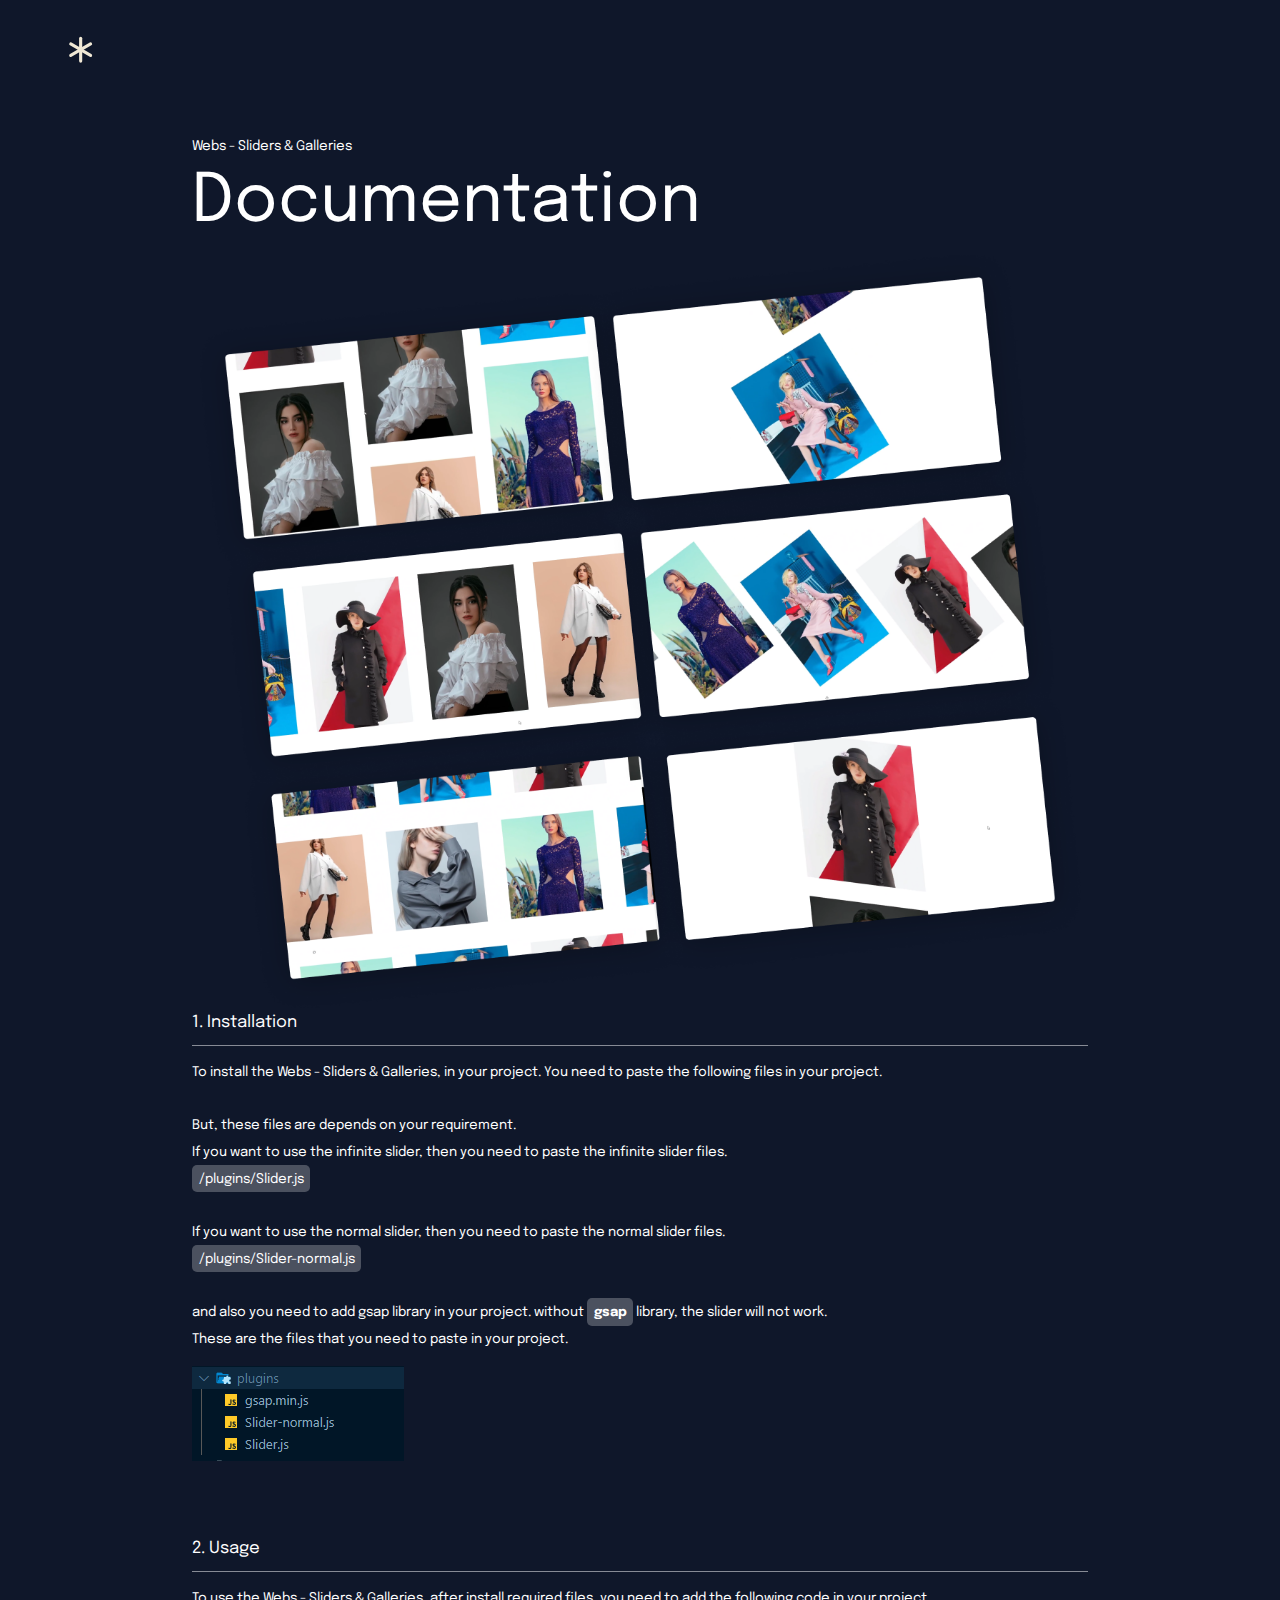
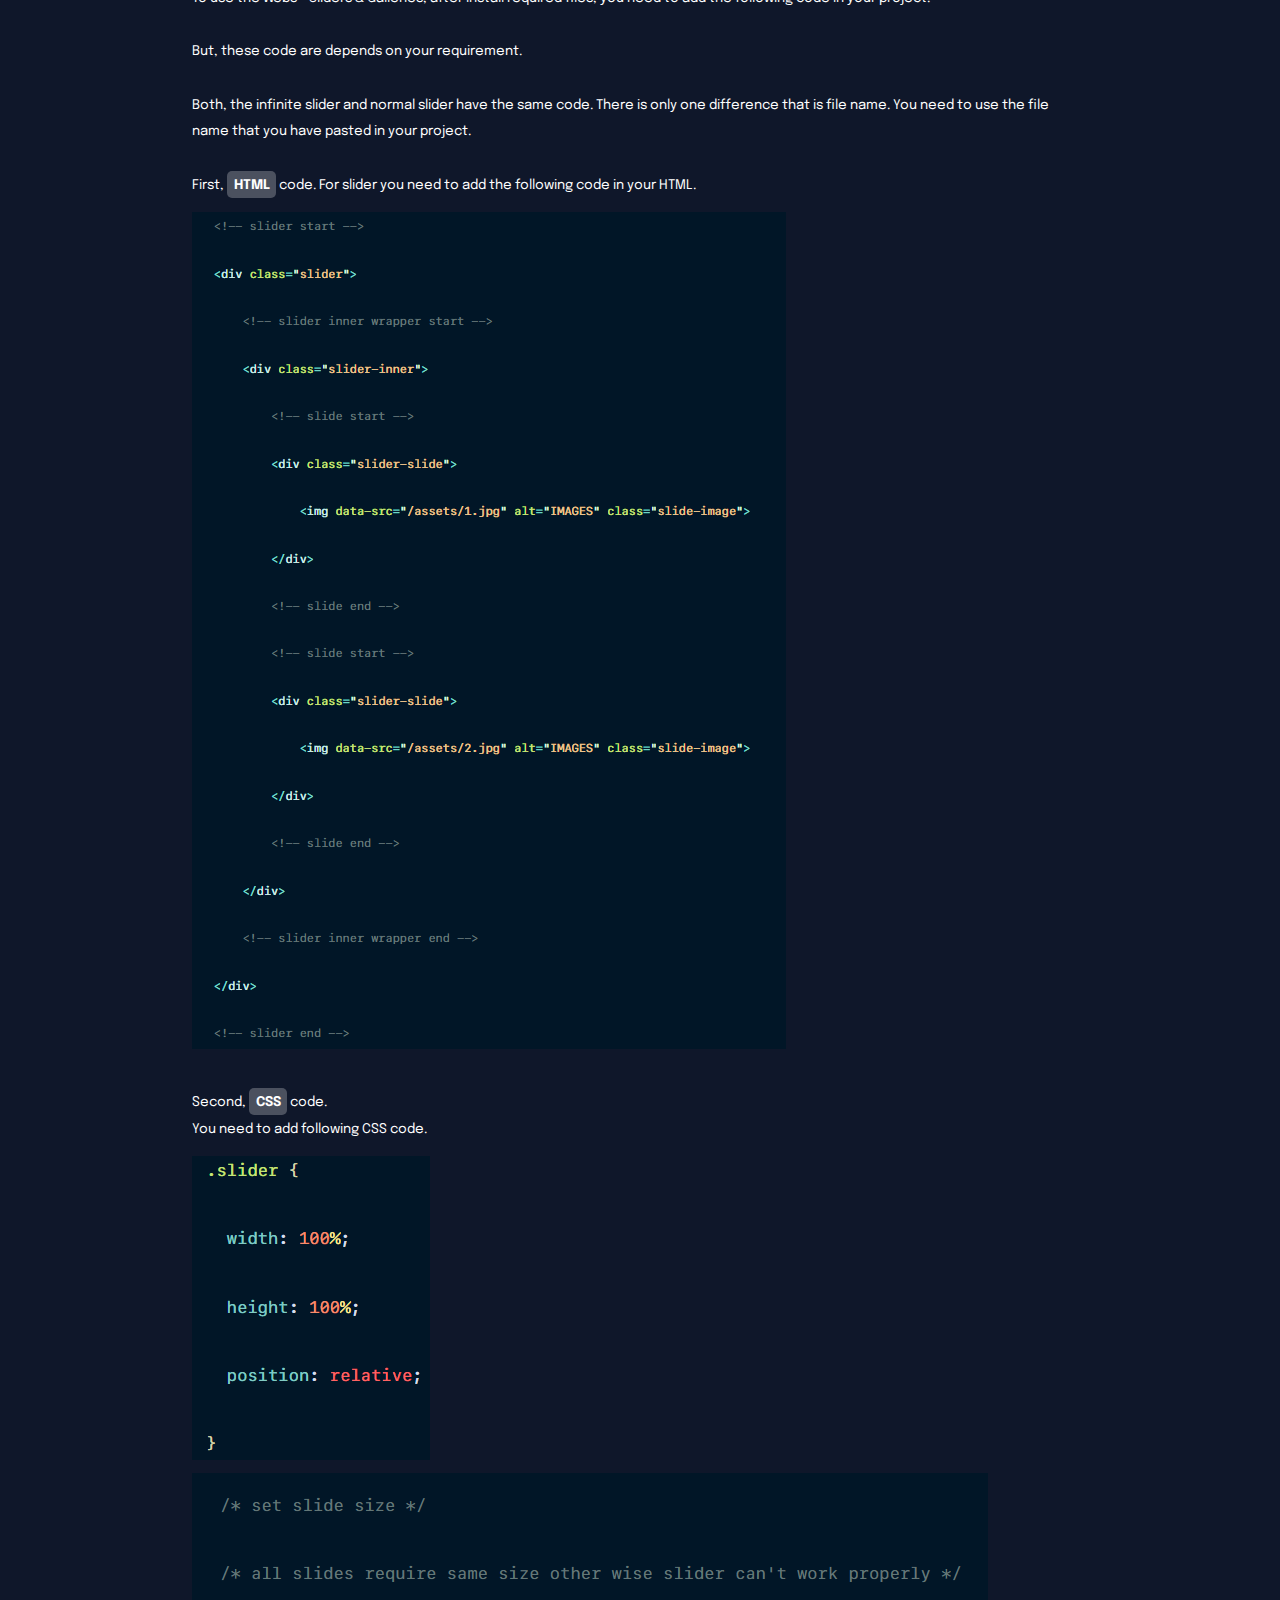
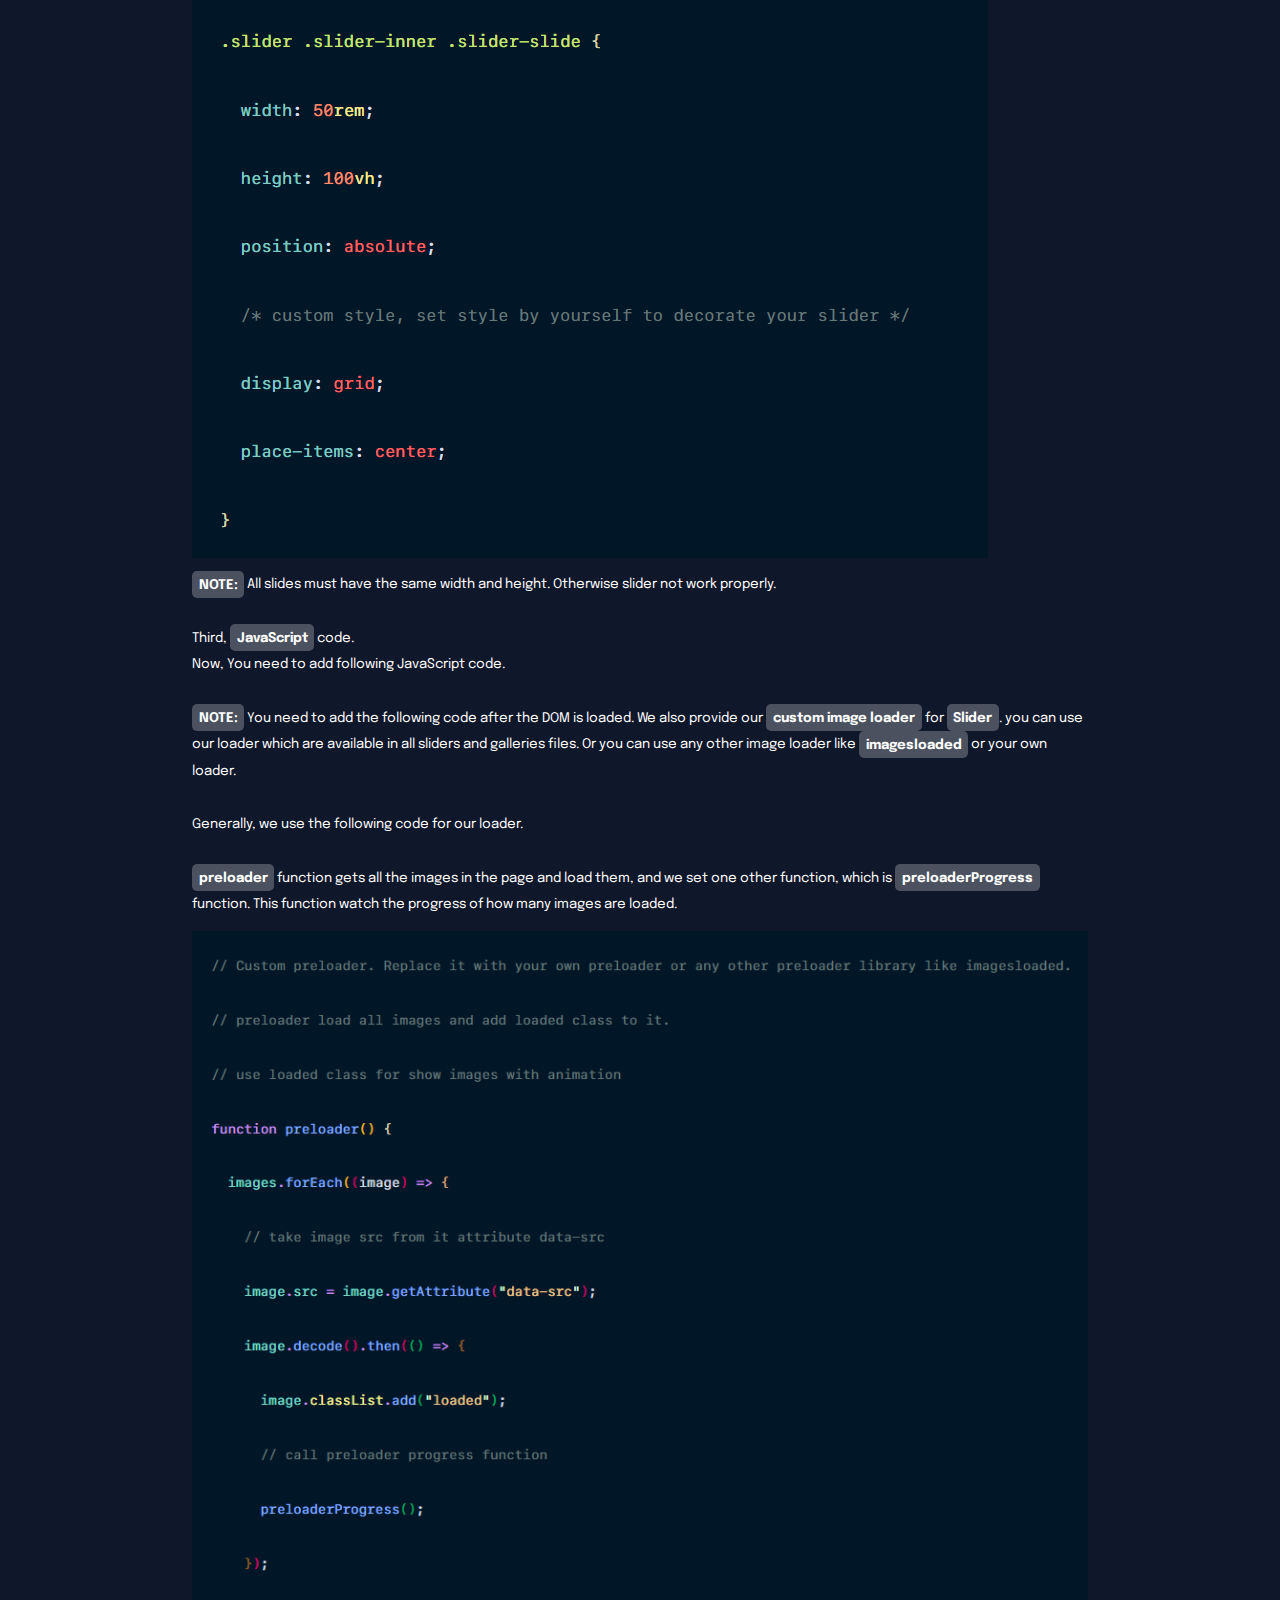
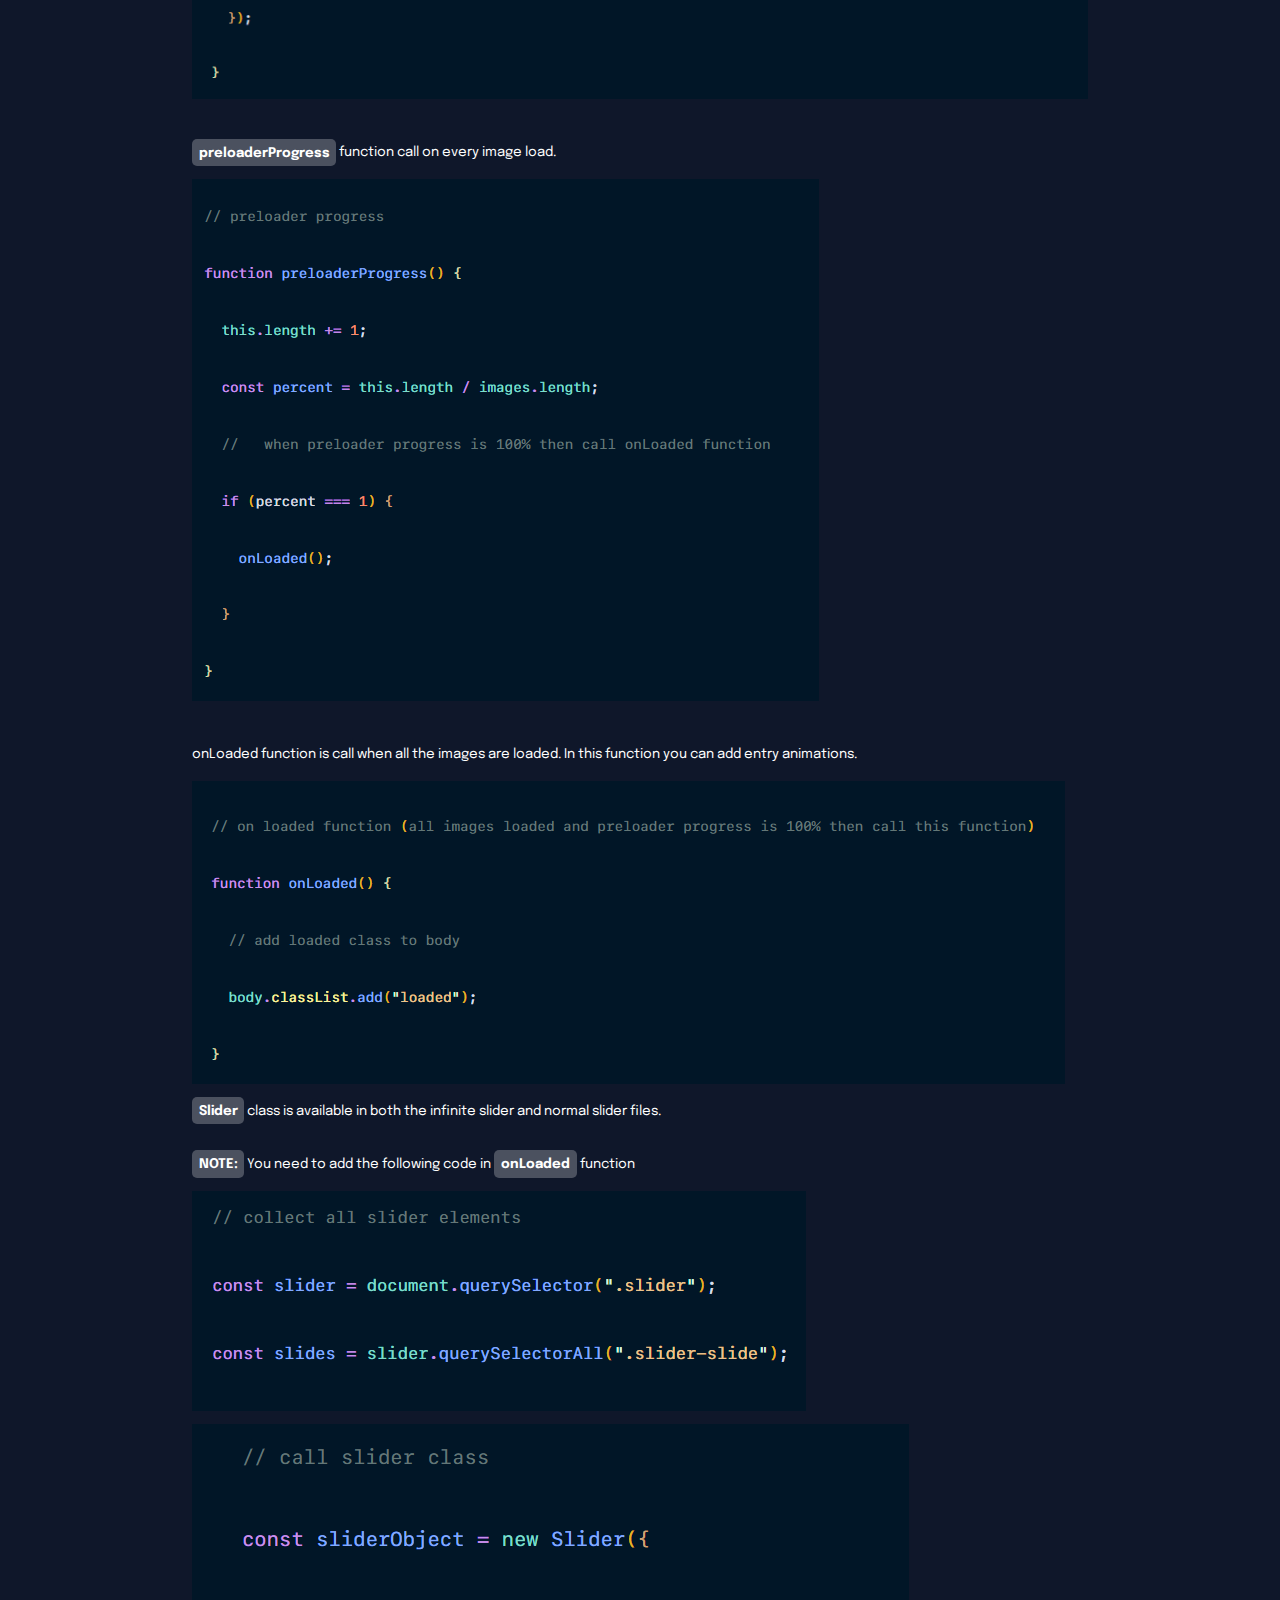
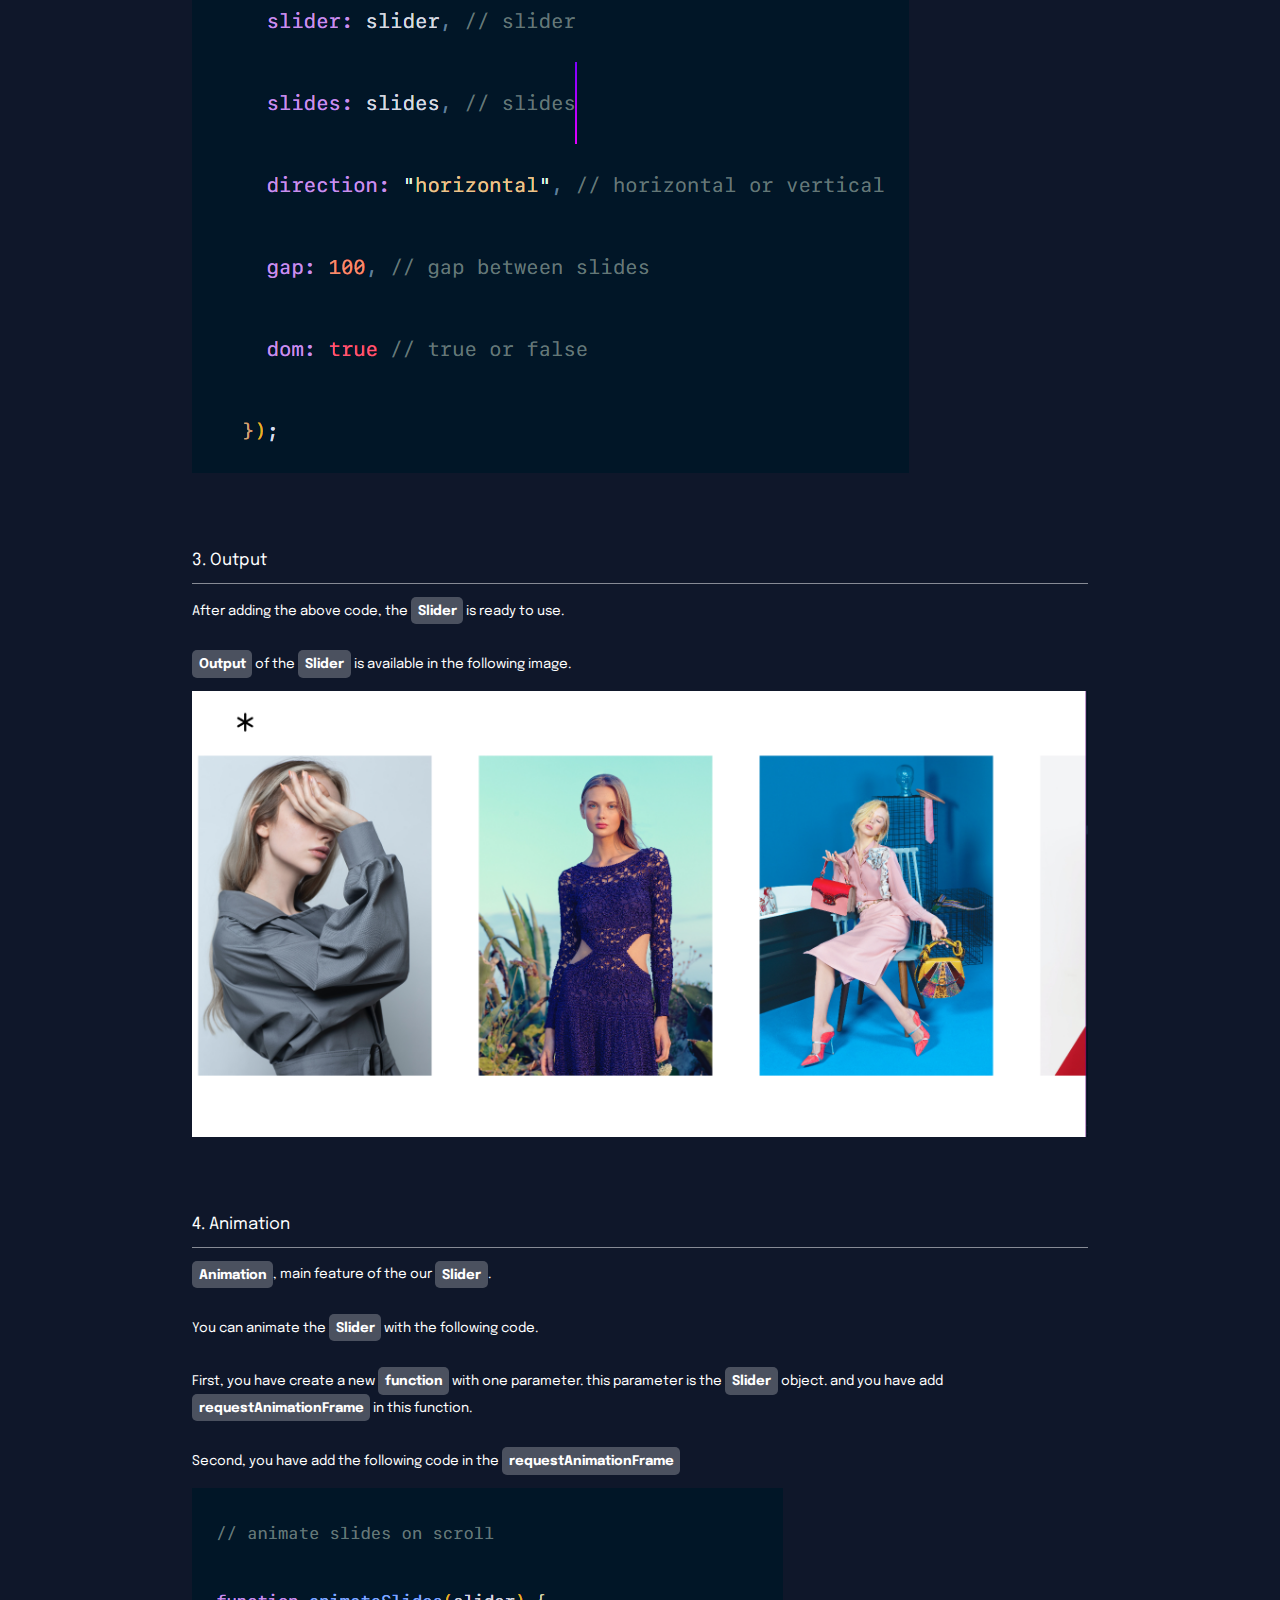
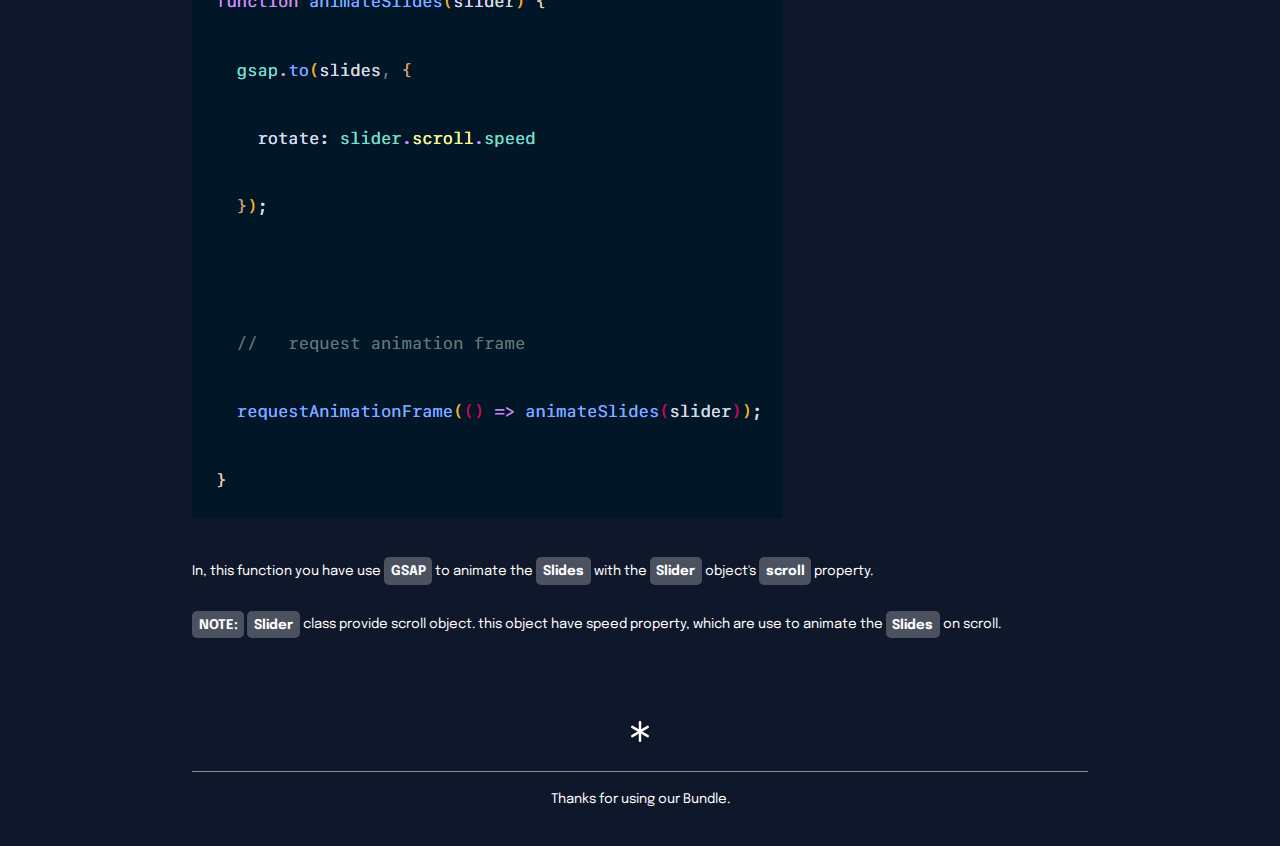
<file: documentation/index.html>
<!DOCTYPE html>
<html lang="en">

<head>
    <meta charset="UTF-8">
    <meta http-equiv="X-UA-Compatible" content="IE=edge">
    <meta name="viewport" content="width=device-width, initial-scale=1.0">
    <title>Webs - Sliders & Galleries</title>
    <link rel="stylesheet" href="/css/default.css">
    <link rel="stylesheet" href="./doc.css">
</head>

<body class="loaded" data-loader-text="Loading...">
    <!-- navigation start -->
    <nav class="navigation">
        <div class="nav-container">
            <a href="/" class="logo">
                <svg xmlns="http://www.w3.org/2000/svg" viewBox="0 0 256 256" focusable="false"
                    color="rgb(255, 255, 255)"
                    style="user-select: none; width: 100%; height: 100%; display: inline-block; fill: rgb(255, 255, 255); flex-shrink: 0; cursor: auto;">
                    <g color="rgb(255, 255, 255)" weight="bold">
                        <line x1="128" y1="40" x2="128" y2="216" fill="none" stroke="rgb(255, 255, 255)"
                            stroke-linecap="round" stroke-linejoin="round" stroke-width="24"></line>
                        <line x1="51.8" y1="84" x2="204.2" y2="172" fill="none" stroke="rgb(255, 255, 255)"
                            stroke-linecap="round" stroke-linejoin="round" stroke-width="24"></line>
                        <line x1="51.8" y1="172" x2="204.2" y2="84" fill="none" stroke="rgb(255, 255, 255)"
                            stroke-linecap="round" stroke-linejoin="round" stroke-width="24"></line>
                    </g>
                </svg>
            </a>
        </div>
    </nav>
    <!-- navigation end -->
    <!-- documentation start -->
    <div class="documentation">
        <div class="container">
            <p class="paragraph">
                Webs - Sliders & Galleries
            </p>
            <h1 class="title">
                Documentation
            </h1>
            <img src="/assets/banner.png" alt="error">
            <h1 class="sub-title">
                1. Installation
            </h1>
            <div class="line"></div>
            <p class="paragraph">
                To install the Webs - Sliders & Galleries, in your project. You need to paste the following files in
                your project. <br>
                <br>
                But, these files are depends on your requirement. <br>
                If you want to use the infinite slider, then you need to paste the infinite slider files. <br>
                <span class="file-name">/plugins/Slider.js</span><br />
                <br>
                If you want to use the normal slider, then you need to paste the normal slider files. <br>
                <span class="file-name">/plugins/Slider-normal.js</span><br />
                <br>
                and also you need to add gsap library in your project. without <span class="bold">gsap</span> library,
                the slider will not work.
                <br />
                These are the files that you need to paste in your project. <br>
            </p>
            <img src="./assets/1.png" alt="IMAGE" class="img">
        </div>
    </div>
    <!-- documentation end -->
    <!-- documentation start -->
    <div class="documentation">
        <div class="container">
            <h1 class="sub-title">
                2. Usage
            </h1>
            <div class="line"></div>
            <p class="paragraph">
                To use the Webs - Sliders & Galleries, after install required files, you need to add the following code
                in your project. <br>
                <br>
                But, these code are depends on your requirement. <br>
                <br />
                Both, the infinite slider and normal slider have the same code. There is only one difference that is
                file name.
                You need to use the file name that you have pasted in your project. <br>
                <br />
                First, <span class="bold">HTML</span> code. For slider you need to add the following code in your HTML.
                <br />
            </p>
            <img src="./assets/2.png" alt="IMAGE" class="img">
            <p class="paragraph">
                <br />
                Second, <span class="bold">CSS</span> code.
                <br />
                You need to add following CSS code.
            </p>
            <img src="./assets/3.png" alt="IMAGE" class="img">
            <img src="./assets/4.png" alt="IMAGE" class="img">
            <p class="paragraph">
                <span class="bold">NOTE:</span> All slides must have the same width and height. Otherwise slider not
                work properly. <br />
            </p>
            <p class="paragraph">
                <br />
                Third, <span class="bold">JavaScript</span> code. <br />
                Now, You need to add following JavaScript code. <br />
                <br />
                <span class="bold">NOTE:</span> You need to add the following code after the DOM is loaded. We also
                provide our <span class="bold">custom image loader</span> for <span class="bold">Slider</span>. you can
                use
                our loader which are available in all sliders and galleries files. Or you can use any other image loader
                like <span class="bold">imagesloaded</span> or your own loader.<br />
                <br />
                Generally, we use the following code for our loader. <br />
                <br />
                <span class="bold">preloader</span> function gets all the images in the page and load them, and we set
                one other function, which is <span class="bold">preloaderProgress</span> function. This function watch
                the progress of how many images are loaded.
                <img src="./assets/5.png" alt="IMAGE" class="img">
                <br />
                <span class="bold">preloaderProgress</span> function call on every image load.
                <img src="./assets/6.png" alt="IMAGE" class="img">
                <br />
                <span class="blod">onLoaded</span> function is call when all the images are loaded. In this function you
                can add entry animations.
                <img src="./assets/7.png" alt="IMAGE" class="img">
            </p>
            <p class="paragraph">
                <span class="bold">Slider</span> class is available in both the infinite slider and normal slider
                files. <br />
                <br />
                <span class="bold">NOTE:</span> You need to add the following code in <span class="bold">onLoaded</span>
                function <br />
            </p>
            <img src="./assets/9.png" alt="IMAGE" class="img">
            <img src="./assets/8.png" alt="IMAGE" class="img">
        </div>
    </div>
    <!-- documentation end -->
    <!-- documentation start -->
    <div class="documentation">
        <div class="container">
            <h1 class="sub-title">3. Output</h1>
            <div class="line"></div>
            <p class="paragraph">
                After adding the above code, the <span class="bold">Slider</span> is ready to use. <br />
                <br />
                <span class="bold">Output</span> of the <span class="bold">Slider</span> is available in the following
                image. <br />
            </p>
            <img src="./assets/10.png" alt="IMAGE" class="img">
        </div>
    </div>
    <!-- documentation end -->
    <!-- documentation start -->
    <div class="documentation">
        <div class="container">
            <h1 class="sub-title">4. Animation</h1>
            <div class="line"></div>
            <p class="paragraph">
                <span class="bold">Animation</span>, main feature of the our <span class="bold">Slider</span>. <br />
                <br />
                You can animate the <span class="bold">Slider</span> with the following code. <br />
                <br />
                First, you have create a new <span class="bold">function</span> with one parameter. this parameter is
                the
                <span class="bold">Slider</span> object. and you have add <span
                    class="bold">requestAnimationFrame</span> in this function. <br />
                <br />
                Second, you have add the following code in the <span class="bold">requestAnimationFrame</span>
                <img src="./assets/11.png" alt="IMAGE" class="img">
                <br />
                In, this function you have use <span class="bold">GSAP</span> to animate the <span
                    class="bold">Slides</span> with the
                <span class="bold">Slider</span> object's <span class="bold">scroll</span> property. <br />
                <br />
                <span class="bold">NOTE:</span> <span class="bold">Slider</span> class provide scroll object. this
                object have speed property, which are use to animate the <span class="bold">Slides</span> on scroll.
                <br />
            </p>
        </div>
    </div>
    <!-- documentation end -->
    <!-- footer start -->
    <footer class="footer">
        <div class="container">
            <img src="/assets/icon.svg" alt="icon" class="img">
            <div class="line"></div>
            <p class="paragraph">
                Thanks for using our Bundle.
            </p>
        </div>
    </footer>
    <!-- footer end -->
</body>

</html>
</file>
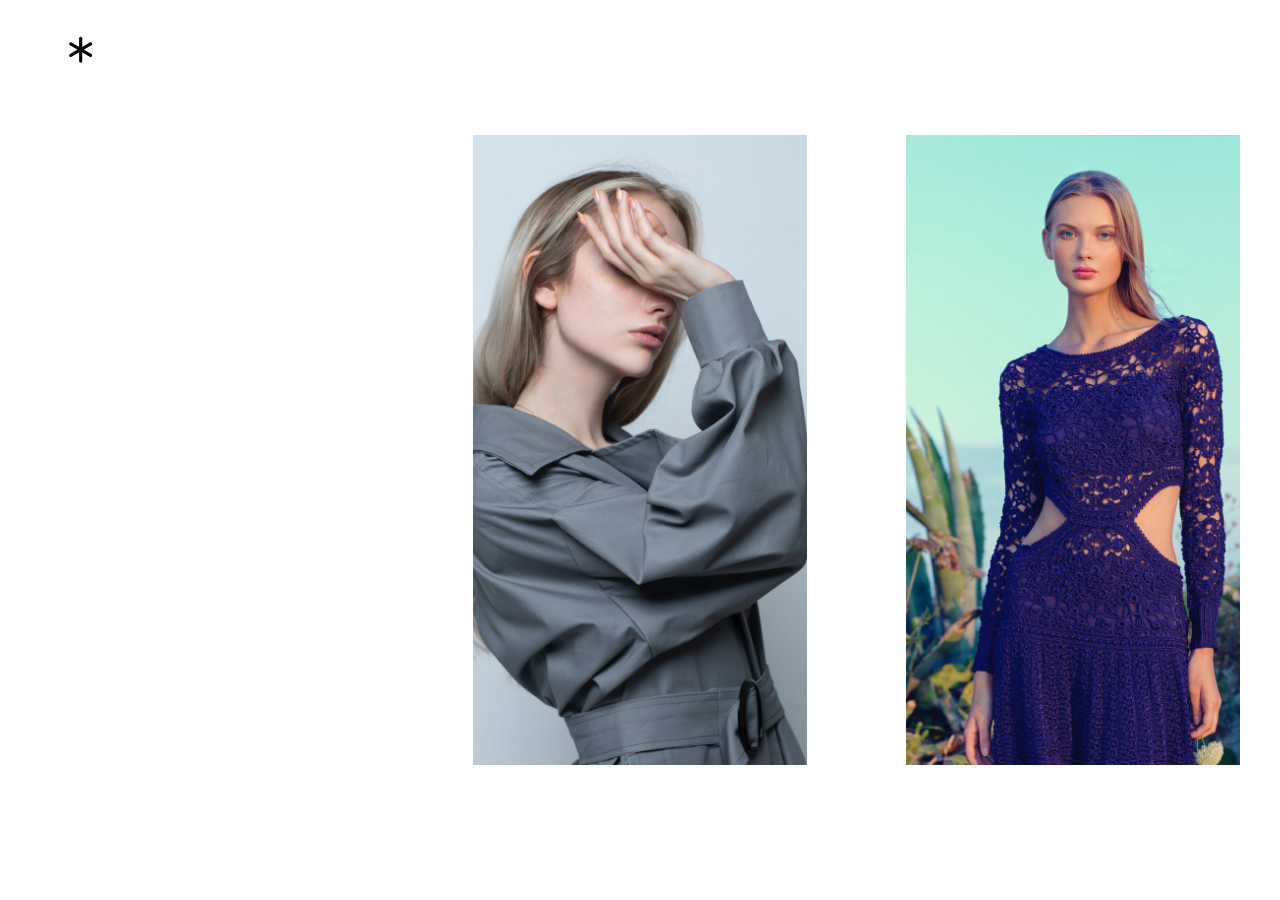
<file: sliders/horizontals/animated-horizontal-slider-1/index.html>
<!DOCTYPE html>
<html lang="en">

<head>
    <meta charset="UTF-8">
    <meta http-equiv="X-UA-Compatible" content="IE=edge">
    <meta name="viewport" content="width=device-width, initial-scale=1.0">
    <title>WEBGL - Slider & Carosals</title>
    <!-- link default stylesheet -->
    <link rel="stylesheet" href="/css/default.css">
    <!-- link main stylesheet -->
    <link rel="stylesheet" href="./style.css">
</head>

<body data-loader-text="Loading...">
    <!-- navigation start -->
    <nav class="navigation">
        <div class="nav-container">
            <a href="/" class="logo">
                <svg xmlns="http://www.w3.org/2000/svg" viewBox="0 0 256 256" focusable="false"
                    color="rgb(255, 255, 255)"
                    style="user-select: none; width: 100%; height: 100%; display: inline-block; fill: rgb(255, 255, 255); flex-shrink: 0; cursor: auto;">
                    <g color="rgb(255, 255, 255)" weight="bold">
                        <line x1="128" y1="40" x2="128" y2="216" fill="none" stroke="rgb(255, 255, 255)"
                            stroke-linecap="round" stroke-linejoin="round" stroke-width="24"></line>
                        <line x1="51.8" y1="84" x2="204.2" y2="172" fill="none" stroke="rgb(255, 255, 255)"
                            stroke-linecap="round" stroke-linejoin="round" stroke-width="24"></line>
                        <line x1="51.8" y1="172" x2="204.2" y2="84" fill="none" stroke="rgb(255, 255, 255)"
                            stroke-linecap="round" stroke-linejoin="round" stroke-width="24"></line>
                    </g>
                </svg>
            </a>
        </div>
    </nav>
    <!-- navigation end -->
    <!-- slider start -->
    <div class="slider">
        <!-- slider inner wrapper start -->
        <div class="slider-inner">
            <!-- slide start -->
            <div class="slider-slide">
                <img data-src="/assets/1.jpg" alt="IMAGES" class="slide-image">
            </div>
            <!-- slide end -->
            <!-- slide start -->
            <div class="slider-slide">
                <img data-src="/assets/2.jpg" alt="IMAGES" class="slide-image">
            </div>
            <!-- slide end -->
            <!-- slide start -->
            <div class="slider-slide">
                <img data-src="/assets/3.jpg" alt="IMAGES" class="slide-image">
            </div>
            <!-- slide end -->
            <!-- slide start -->
            <div class="slider-slide">
                <img data-src="/assets/4.jpg" alt="IMAGES" class="slide-image">
            </div>
            <!-- slide end -->
            <!-- slide start -->
            <div class="slider-slide">
                <img data-src="/assets/5.jpg" alt="IMAGES" class="slide-image">
            </div>
            <!-- slide end -->
            <!-- slide start -->
            <div class="slider-slide">
                <img data-src="/assets/6.jpg" alt="IMAGES" class="slide-image">
            </div>
            <!-- slide end -->
        </div>
        <!-- slider inner wrapper end -->
    </div>
    <!-- slider end -->

    <!-- script start -->
    <!-- link gsap for slider, without it slider not work -->
    <script src="/plugins/gsap.min.js"></script>
    <!-- link slider js -->
    <script src="/plugins/Slider-normal.js"></script>
    <!-- link main js for call all things -->
    <script src="./index.js"></script>
    <!-- script end -->
</body>

</html>
</file>
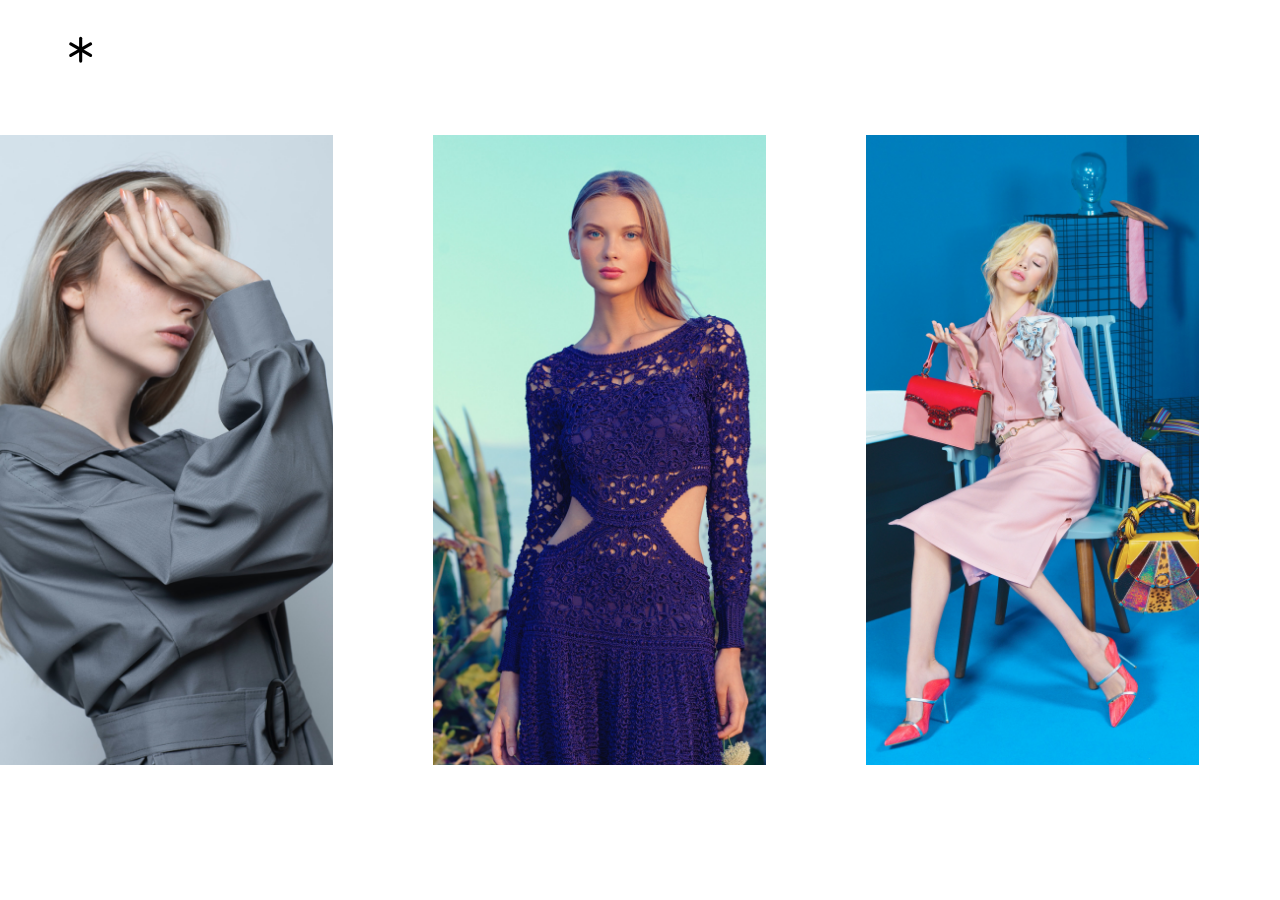
<file: sliders/horizontals/animated-horizontal-slider-2/index.html>
<!DOCTYPE html>
<html lang="en">

<head>
    <meta charset="UTF-8">
    <meta http-equiv="X-UA-Compatible" content="IE=edge">
    <meta name="viewport" content="width=device-width, initial-scale=1.0">
    <title>WEBGL - Slider & Carosals</title>
    <!-- link default stylesheet -->
    <link rel="stylesheet" href="/css/default.css">
    <!-- link main stylesheet -->
    <link rel="stylesheet" href="./style.css">
</head>

<body data-loader-text="Loading...">
    <!-- navigation start -->
    <nav class="navigation">
        <div class="nav-container">
            <a href="/" class="logo">
                <svg xmlns="http://www.w3.org/2000/svg" viewBox="0 0 256 256" focusable="false"
                    color="rgb(255, 255, 255)"
                    style="user-select: none; width: 100%; height: 100%; display: inline-block; fill: rgb(255, 255, 255); flex-shrink: 0; cursor: auto;">
                    <g color="rgb(255, 255, 255)" weight="bold">
                        <line x1="128" y1="40" x2="128" y2="216" fill="none" stroke="rgb(255, 255, 255)"
                            stroke-linecap="round" stroke-linejoin="round" stroke-width="24"></line>
                        <line x1="51.8" y1="84" x2="204.2" y2="172" fill="none" stroke="rgb(255, 255, 255)"
                            stroke-linecap="round" stroke-linejoin="round" stroke-width="24"></line>
                        <line x1="51.8" y1="172" x2="204.2" y2="84" fill="none" stroke="rgb(255, 255, 255)"
                            stroke-linecap="round" stroke-linejoin="round" stroke-width="24"></line>
                    </g>
                </svg>
            </a>
        </div>
    </nav>
    <!-- navigation end -->
    <!-- slider start -->
    <div class="slider">
        <!-- slider inner wrapper start -->
        <div class="slider-inner">
            <!-- slide start -->
            <div class="slider-slide">
                <img data-src="/assets/1.jpg" alt="IMAGES" class="slide-image">
            </div>
            <!-- slide end -->
            <!-- slide start -->
            <div class="slider-slide">
                <img data-src="/assets/2.jpg" alt="IMAGES" class="slide-image">
            </div>
            <!-- slide end -->
            <!-- slide start -->
            <div class="slider-slide">
                <img data-src="/assets/3.jpg" alt="IMAGES" class="slide-image">
            </div>
            <!-- slide end -->
            <!-- slide start -->
            <div class="slider-slide">
                <img data-src="/assets/4.jpg" alt="IMAGES" class="slide-image">
            </div>
            <!-- slide end -->
            <!-- slide start -->
            <div class="slider-slide">
                <img data-src="/assets/5.jpg" alt="IMAGES" class="slide-image">
            </div>
            <!-- slide end -->
            <!-- slide start -->
            <div class="slider-slide">
                <img data-src="/assets/6.jpg" alt="IMAGES" class="slide-image">
            </div>
            <!-- slide end -->
        </div>
        <!-- slider inner wrapper end -->
    </div>
    <!-- slider end -->

    <!-- script start -->
    <!-- link gsap for slider, without it slider not work -->
    <script src="/plugins/gsap.min.js"></script>
    <!-- link slider js -->
    <script src="/plugins/Slider.js"></script>
    <!-- link main js for call all things -->
    <script src="./index.js"></script>
    <!-- script end -->
</body>

</html>
</file>
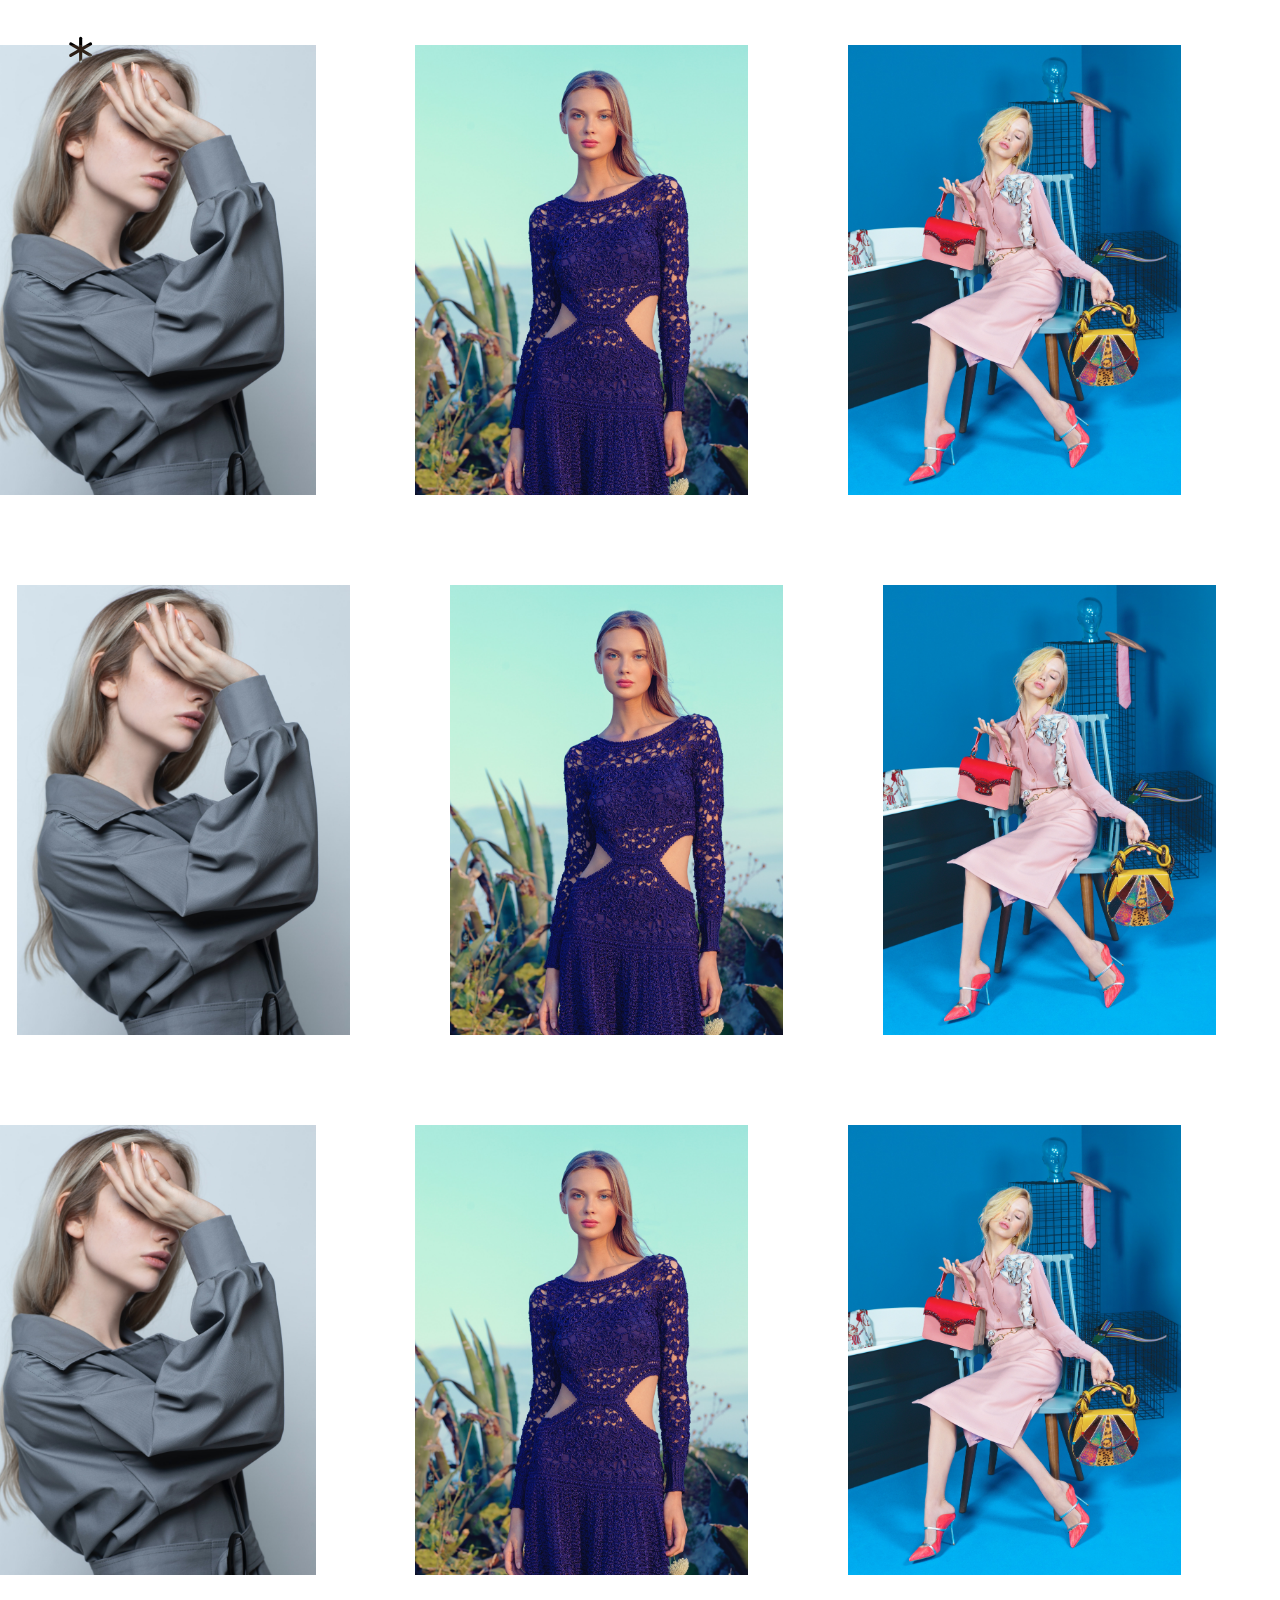
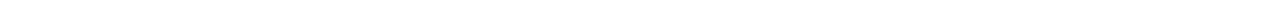
<file: sliders/horizontals/horizontal-gallery-1/index.html>
<!DOCTYPE html>
<html lang="en">

<head>
    <meta charset="UTF-8">
    <meta http-equiv="X-UA-Compatible" content="IE=edge">
    <meta name="viewport" content="width=device-width, initial-scale=1.0">
    <title>WEBGL - Slider & Carosals</title>
    <!-- link default stylesheet -->
    <link rel="stylesheet" href="/css/default.css">
    <!-- link main stylesheet -->
    <link rel="stylesheet" href="./style.css">
</head>

<body data-loader-text="Loading...">
    <!-- navigation start -->
    <nav class="navigation">
        <div class="nav-container">
            <a href="/" class="logo">
                <svg xmlns="http://www.w3.org/2000/svg" viewBox="0 0 256 256" focusable="false"
                    color="rgb(255, 255, 255)"
                    style="user-select: none; width: 100%; height: 100%; display: inline-block; fill: rgb(255, 255, 255); flex-shrink: 0; cursor: auto;">
                    <g color="rgb(255, 255, 255)" weight="bold">
                        <line x1="128" y1="40" x2="128" y2="216" fill="none" stroke="rgb(255, 255, 255)"
                            stroke-linecap="round" stroke-linejoin="round" stroke-width="24"></line>
                        <line x1="51.8" y1="84" x2="204.2" y2="172" fill="none" stroke="rgb(255, 255, 255)"
                            stroke-linecap="round" stroke-linejoin="round" stroke-width="24"></line>
                        <line x1="51.8" y1="172" x2="204.2" y2="84" fill="none" stroke="rgb(255, 255, 255)"
                            stroke-linecap="round" stroke-linejoin="round" stroke-width="24"></line>
                    </g>
                </svg>
            </a>
        </div>
    </nav>
    <!-- navigation end -->
    <!-- slider-1 start -->
    <div class="slider-1 slider">
        <!-- slider inner wrapper start -->
        <div class="slider-inner">
            <!-- slide start -->
            <div class="slider-slide">
                <img data-src="/assets/1.jpg" alt="IMAGES" class="slide-image">
            </div>
            <!-- slide end -->
            <!-- slide start -->
            <div class="slider-slide">
                <img data-src="/assets/2.jpg" alt="IMAGES" class="slide-image">
            </div>
            <!-- slide end -->
            <!-- slide start -->
            <div class="slider-slide">
                <img data-src="/assets/3.jpg" alt="IMAGES" class="slide-image">
            </div>
            <!-- slide end -->
            <!-- slide start -->
            <div class="slider-slide">
                <img data-src="/assets/4.jpg" alt="IMAGES" class="slide-image">
            </div>
            <!-- slide end -->
            <!-- slide start -->
            <div class="slider-slide">
                <img data-src="/assets/5.jpg" alt="IMAGES" class="slide-image">
            </div>
            <!-- slide end -->
            <!-- slide start -->
            <div class="slider-slide">
                <img data-src="/assets/6.jpg" alt="IMAGES" class="slide-image">
            </div>
            <!-- slide end -->
        </div>
        <!-- slider inner wrapper end -->
    </div>
    <!-- slider-1 end -->
    <!-- slider-2 start -->
    <div class="slider-2 slider">
        <!-- slider inner wrapper start -->
        <div class="slider-inner">
            <!-- slide start -->
            <div class="slider-slide">
                <img data-src="/assets/1.jpg" alt="IMAGES" class="slide-image">
            </div>
            <!-- slide end -->
            <!-- slide start -->
            <div class="slider-slide">
                <img data-src="/assets/2.jpg" alt="IMAGES" class="slide-image">
            </div>
            <!-- slide end -->
            <!-- slide start -->
            <div class="slider-slide">
                <img data-src="/assets/3.jpg" alt="IMAGES" class="slide-image">
            </div>
            <!-- slide end -->
            <!-- slide start -->
            <div class="slider-slide">
                <img data-src="/assets/4.jpg" alt="IMAGES" class="slide-image">
            </div>
            <!-- slide end -->
            <!-- slide start -->
            <div class="slider-slide">
                <img data-src="/assets/5.jpg" alt="IMAGES" class="slide-image">
            </div>
            <!-- slide end -->
            <!-- slide start -->
            <div class="slider-slide">
                <img data-src="/assets/6.jpg" alt="IMAGES" class="slide-image">
            </div>
            <!-- slide end -->
        </div>
        <!-- slider inner wrapper end -->
    </div>
    <!-- slider-2 end -->
    <!-- slider-3 start -->
    <div class="slider-3 slider">
        <!-- slider inner wrapper start -->
        <div class="slider-inner">
            <!-- slide start -->
            <div class="slider-slide">
                <img data-src="/assets/1.jpg" alt="IMAGES" class="slide-image">
            </div>
            <!-- slide end -->
            <!-- slide start -->
            <div class="slider-slide">
                <img data-src="/assets/2.jpg" alt="IMAGES" class="slide-image">
            </div>
            <!-- slide end -->
            <!-- slide start -->
            <div class="slider-slide">
                <img data-src="/assets/3.jpg" alt="IMAGES" class="slide-image">
            </div>
            <!-- slide end -->
            <!-- slide start -->
            <div class="slider-slide">
                <img data-src="/assets/4.jpg" alt="IMAGES" class="slide-image">
            </div>
            <!-- slide end -->
            <!-- slide start -->
            <div class="slider-slide">
                <img data-src="/assets/5.jpg" alt="IMAGES" class="slide-image">
            </div>
            <!-- slide end -->
            <!-- slide start -->
            <div class="slider-slide">
                <img data-src="/assets/6.jpg" alt="IMAGES" class="slide-image">
            </div>
            <!-- slide end -->
        </div>
        <!-- slider inner wrapper end -->
    </div>
    <!-- slider-3 end -->

    <!-- script start -->
    <!-- link gsap for slider, without it slider not work -->
    <script src="/plugins/gsap.min.js"></script>
    <!-- link slider js -->
    <script src="/plugins/Slider.js"></script>
    <!-- link main js for call all things -->
    <script src="./index.js"></script>
    <!-- script end -->
</body>

</html>
</file>
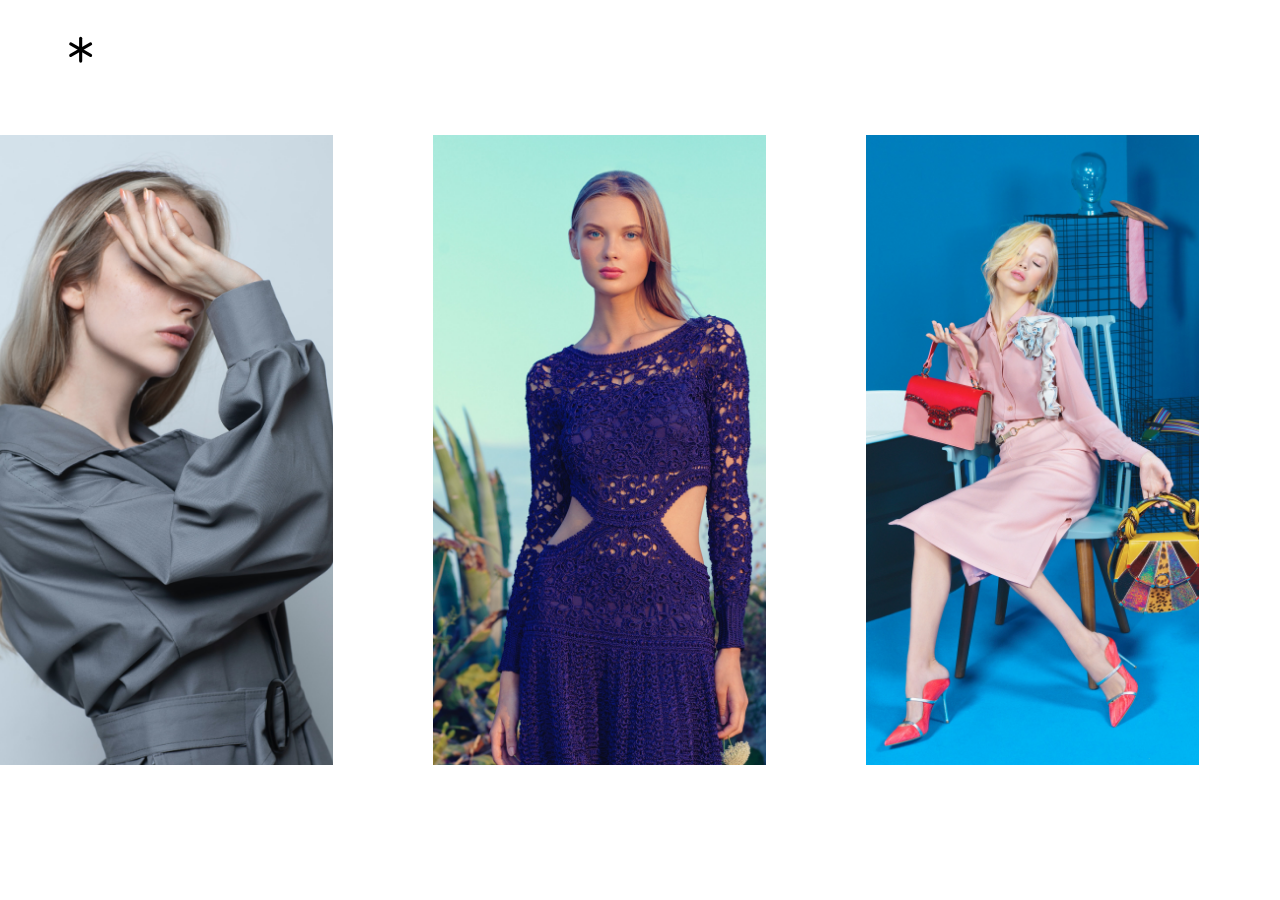
<file: sliders/horizontals/horizontal-slider-1/index.html>
<!DOCTYPE html>
<html lang="en">

<head>
    <meta charset="UTF-8">
    <meta http-equiv="X-UA-Compatible" content="IE=edge">
    <meta name="viewport" content="width=device-width, initial-scale=1.0">
    <title>WEBGL - Slider & Carosals</title>
    <!-- link default stylesheet -->
    <link rel="stylesheet" href="/css/default.css">
    <!-- link main stylesheet -->
    <link rel="stylesheet" href="./style.css">
</head>

<body data-loader-text="Loading...">
    <!-- navigation start -->
    <nav class="navigation">
        <div class="nav-container">
            <a href="/" class="logo">
                <svg xmlns="http://www.w3.org/2000/svg" viewBox="0 0 256 256" focusable="false"
                    color="rgb(255, 255, 255)"
                    style="user-select: none; width: 100%; height: 100%; display: inline-block; fill: rgb(255, 255, 255); flex-shrink: 0; cursor: auto;">
                    <g color="rgb(255, 255, 255)" weight="bold">
                        <line x1="128" y1="40" x2="128" y2="216" fill="none" stroke="rgb(255, 255, 255)"
                            stroke-linecap="round" stroke-linejoin="round" stroke-width="24"></line>
                        <line x1="51.8" y1="84" x2="204.2" y2="172" fill="none" stroke="rgb(255, 255, 255)"
                            stroke-linecap="round" stroke-linejoin="round" stroke-width="24"></line>
                        <line x1="51.8" y1="172" x2="204.2" y2="84" fill="none" stroke="rgb(255, 255, 255)"
                            stroke-linecap="round" stroke-linejoin="round" stroke-width="24"></line>
                    </g>
                </svg>
            </a>
        </div>
    </nav>
    <!-- navigation end -->
    <!-- slider start -->
    <div class="slider slider-wrapper">
        <!-- slider inner wrapper start -->
        <div class="slider-inner slider-slides-wrapper">
            <!-- slide start -->
            <div class="slider-slide">
                <img data-src="/assets/1.jpg" alt="IMAGES" class="slide-image">
            </div>
            <!-- slide end -->
            <!-- slide start -->
            <div class="slider-slide">
                <img data-src="/assets/2.jpg" alt="IMAGES" class="slide-image">
            </div>
            <!-- slide end -->
            <!-- slide start -->
            <div class="slider-slide">
                <img data-src="/assets/3.jpg" alt="IMAGES" class="slide-image">
            </div>
            <!-- slide end -->
            <!-- slide start -->
            <div class="slider-slide">
                <img data-src="/assets/4.jpg" alt="IMAGES" class="slide-image">
            </div>
            <!-- slide end -->
            <!-- slide start -->
            <div class="slider-slide">
                <img data-src="/assets/5.jpg" alt="IMAGES" class="slide-image">
            </div>
            <!-- slide end -->
            <!-- slide start -->
            <div class="slider-slide">
                <img data-src="/assets/6.jpg" alt="IMAGES" class="slide-image">
            </div>
            <!-- slide end -->
        </div>
        <!-- slider inner wrapper end -->
    </div>
    <!-- slider end -->

    <!-- script start -->
    <!-- link gsap for slider, without it slider not work -->
    <script src="/plugins/gsap.min.js"></script>
    <!-- link slider js -->
    <script src="/plugins/Slider.js"></script>
    <!-- link main js for call all things -->
    <script src="./index.js"></script>
    <!-- script end -->
</body>

</html>
</file>
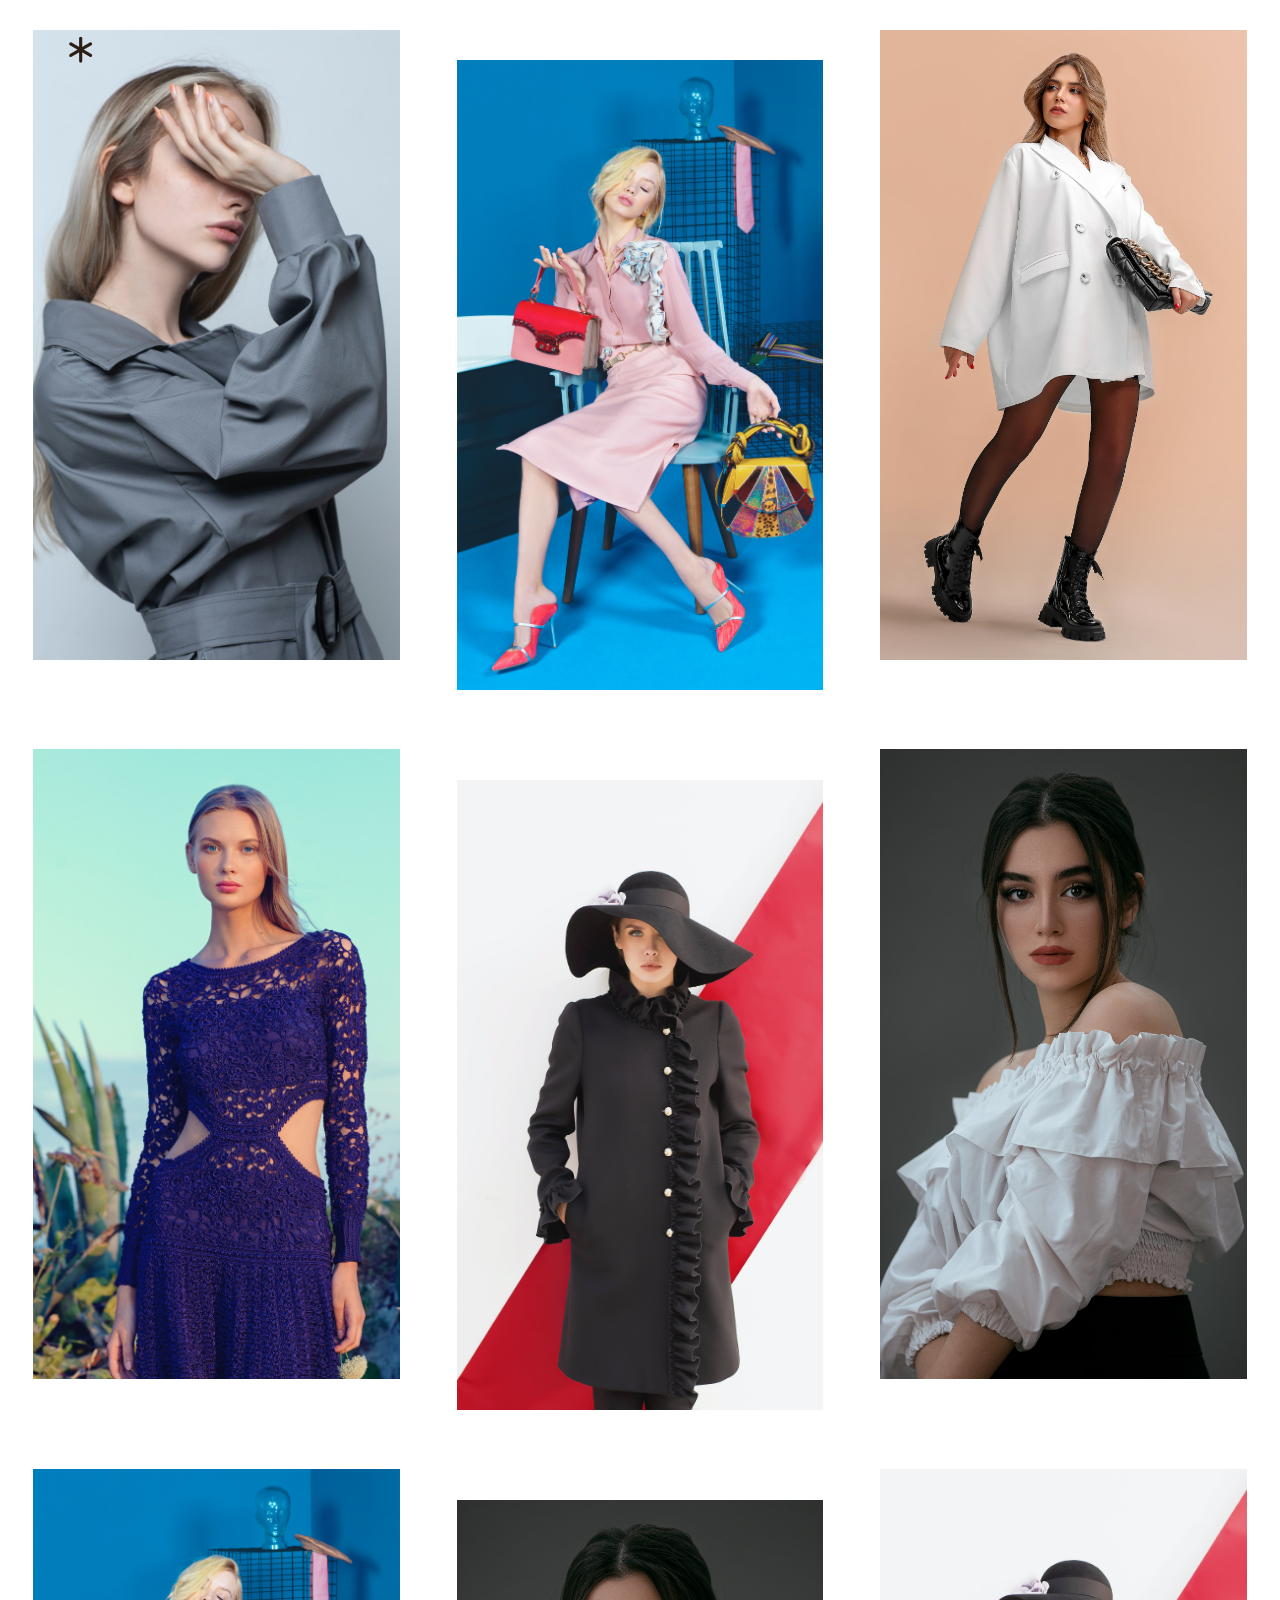
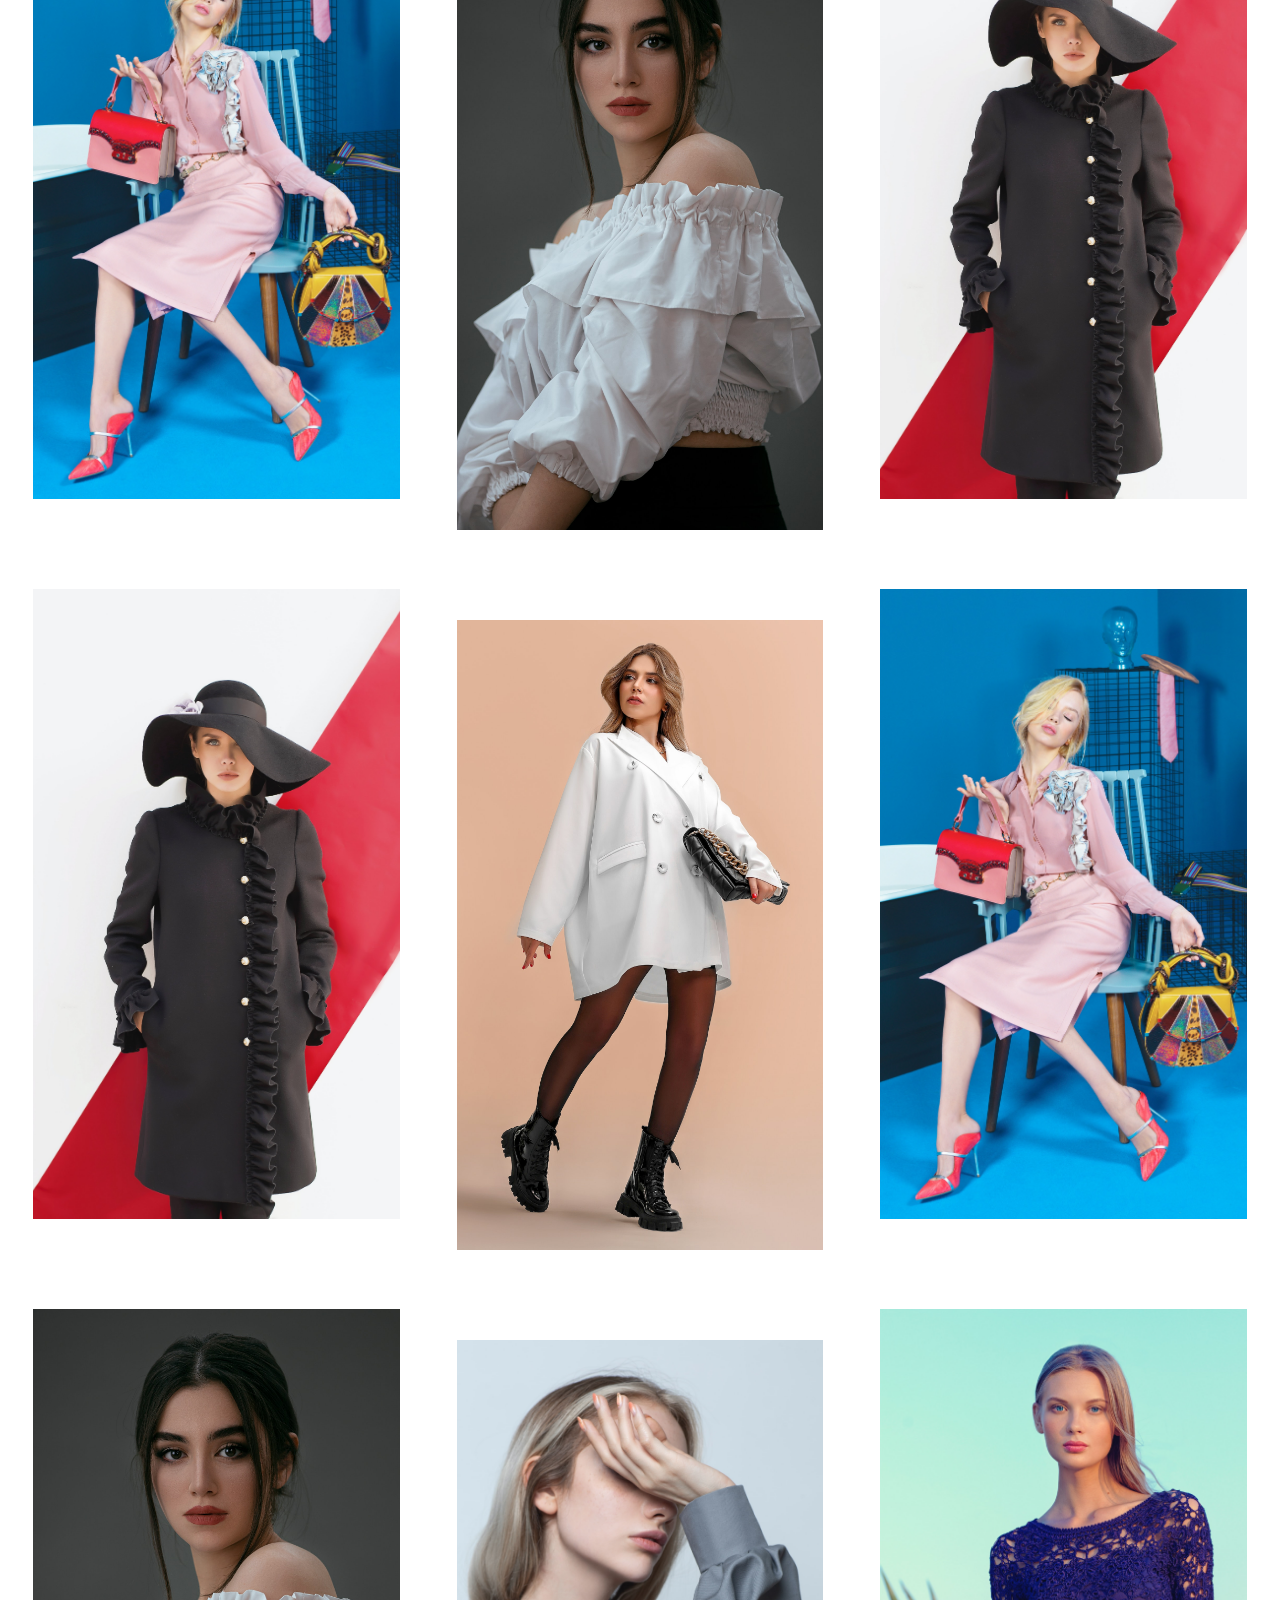
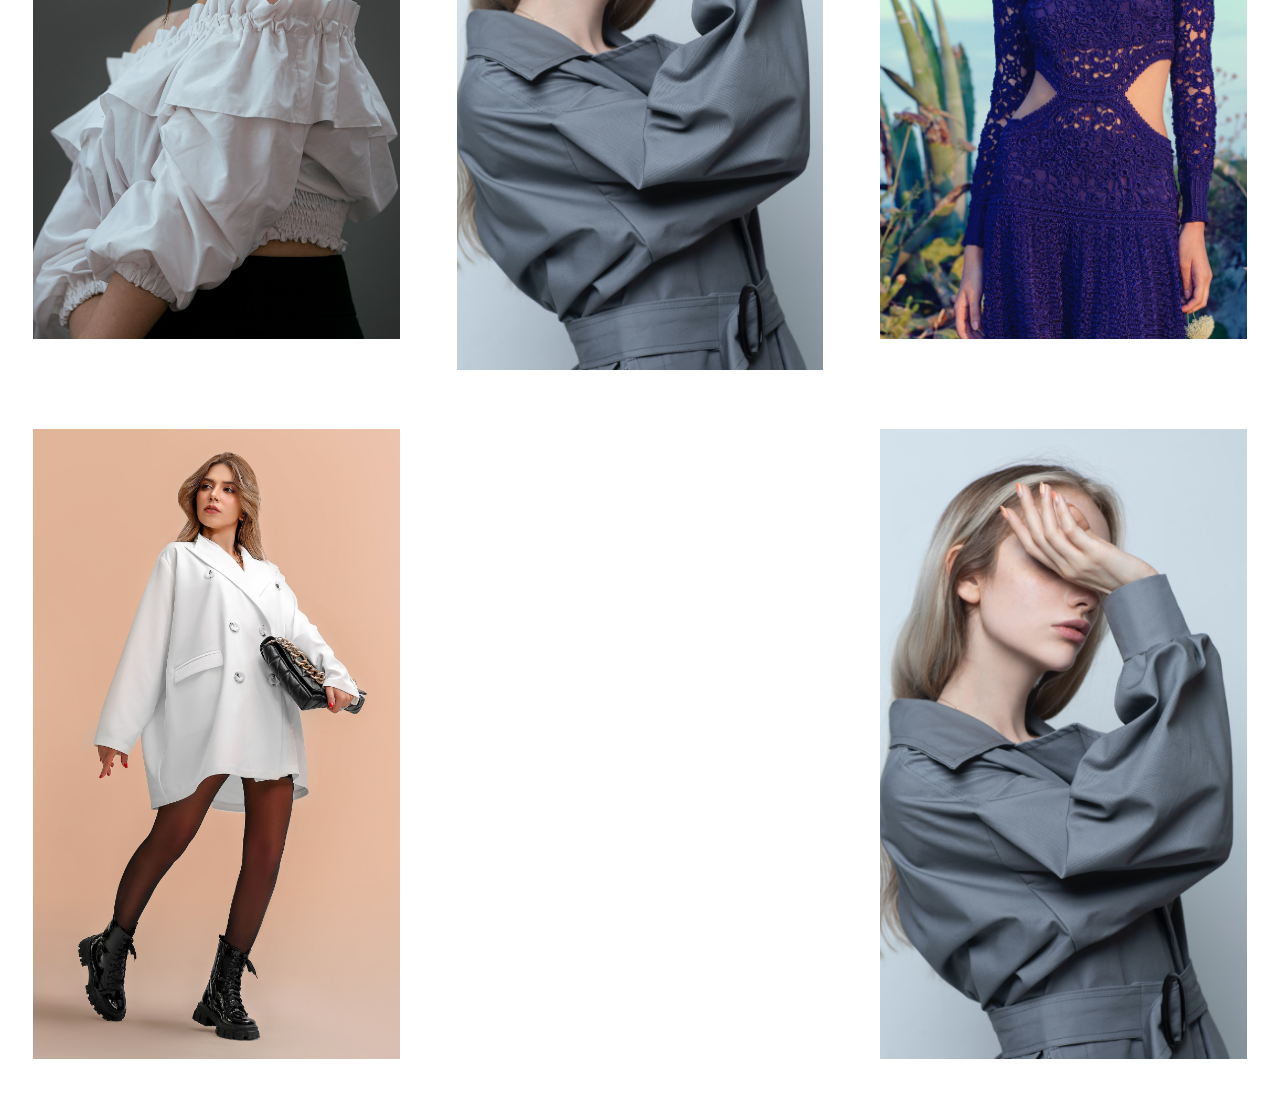
<file: sliders/verticals/vertical-gallery-1/index.html>
<!DOCTYPE html>
<html lang="en">

<head>
    <meta charset="UTF-8">
    <meta http-equiv="X-UA-Compatible" content="IE=edge">
    <meta name="viewport" content="width=device-width, initial-scale=1.0">
    <title>WEBGL - Slider & Carosals</title>
    <!-- link default stylesheet -->
    <link rel="stylesheet" href="/css/default.css">
    <!-- link main stylesheet -->
    <link rel="stylesheet" href="./style.css">
</head>

<body data-loader-text="Loading...">
    <!-- navigation start -->
    <nav class="navigation">
        <div class="nav-container">
            <a href="/" class="logo">
                <svg xmlns="http://www.w3.org/2000/svg" viewBox="0 0 256 256" focusable="false"
                    color="rgb(255, 255, 255)"
                    style="user-select: none; width: 100%; height: 100%; display: inline-block; fill: rgb(255, 255, 255); flex-shrink: 0; cursor: auto;">
                    <g color="rgb(255, 255, 255)" weight="bold">
                        <line x1="128" y1="40" x2="128" y2="216" fill="none" stroke="rgb(255, 255, 255)"
                            stroke-linecap="round" stroke-linejoin="round" stroke-width="24"></line>
                        <line x1="51.8" y1="84" x2="204.2" y2="172" fill="none" stroke="rgb(255, 255, 255)"
                            stroke-linecap="round" stroke-linejoin="round" stroke-width="24"></line>
                        <line x1="51.8" y1="172" x2="204.2" y2="84" fill="none" stroke="rgb(255, 255, 255)"
                            stroke-linecap="round" stroke-linejoin="round" stroke-width="24"></line>
                    </g>
                </svg>
            </a>
        </div>
    </nav>
    <!-- navigation end -->
    <!-- slider-1 start -->
    <div class="slider-1 slider">
        <!-- slider inner wrapper start -->
        <div class="slider-inner">
            <!-- slide start -->
            <div class="slider-slide">
                <img data-src="/assets/1.jpg" alt="IMAGES" class="slide-image">
            </div>
            <!-- slide end -->
            <!-- slide start -->
            <div class="slider-slide">
                <img data-src="/assets/2.jpg" alt="IMAGES" class="slide-image">
            </div>
            <!-- slide end -->
            <!-- slide start -->
            <div class="slider-slide">
                <img data-src="/assets/3.jpg" alt="IMAGES" class="slide-image">
            </div>
            <!-- slide end -->
            <!-- slide start -->
            <div class="slider-slide">
                <img data-src="/assets/4.jpg" alt="IMAGES" class="slide-image">
            </div>
            <!-- slide end -->
            <!-- slide start -->
            <div class="slider-slide">
                <img data-src="/assets/5.jpg" alt="IMAGES" class="slide-image">
            </div>
            <!-- slide end -->
            <!-- slide start -->
            <div class="slider-slide">
                <img data-src="/assets/6.jpg" alt="IMAGES" class="slide-image">
            </div>
            <!-- slide end -->
        </div>
        <!-- slider inner wrapper end -->
    </div>
    <!-- slider-1 end -->
    <!-- slider-2 start -->
    <div class="slider-2 slider">
        <!-- slider inner wrapper start -->
        <div class="slider-inner">
            <!-- slide start -->
            <div class="slider-slide">
                <img data-src="/assets/3.jpg" alt="IMAGES" class="slide-image">
            </div>
            <!-- slide end -->
            <!-- slide start -->
            <div class="slider-slide">
                <img data-src="/assets/4.jpg" alt="IMAGES" class="slide-image">
            </div>
            <!-- slide end -->
            <!-- slide start -->
            <div class="slider-slide">
                <img data-src="/assets/5.jpg" alt="IMAGES" class="slide-image">
            </div>
            <!-- slide end -->
            <!-- slide start -->
            <div class="slider-slide">
                <img data-src="/assets/6.jpg" alt="IMAGES" class="slide-image">
            </div>
            <!-- slide end -->
            <!-- slide start -->
            <div class="slider-slide">
                <img data-src="/assets/1.jpg" alt="IMAGES" class="slide-image">
            </div>
            <!-- slide end -->
            <!-- slide start -->
            <div class="slider-slide">
                <img data-src="/assets/2.jpg" alt="IMAGES" class="slide-image">
            </div>
            <!-- slide end -->
        </div>
        <!-- slider inner wrapper end -->
    </div>
    <!-- slider-2 end -->
    <!-- slider-3 start -->
    <div class="slider-3 slider">
        <!-- slider inner wrapper start -->
        <div class="slider-inner">
            <!-- slide start -->
            <div class="slider-slide">
                <img data-src="/assets/6.jpg" alt="IMAGES" class="slide-image">
            </div>
            <!-- slide end -->
            <!-- slide start -->
            <div class="slider-slide">
                <img data-src="/assets/5.jpg" alt="IMAGES" class="slide-image">
            </div>
            <!-- slide end -->
            <!-- slide start -->
            <div class="slider-slide">
                <img data-src="/assets/4.jpg" alt="IMAGES" class="slide-image">
            </div>
            <!-- slide end -->
            <!-- slide start -->
            <div class="slider-slide">
                <img data-src="/assets/3.jpg" alt="IMAGES" class="slide-image">
            </div>
            <!-- slide end -->
            <!-- slide start -->
            <div class="slider-slide">
                <img data-src="/assets/2.jpg" alt="IMAGES" class="slide-image">
            </div>
            <!-- slide end -->
            <!-- slide start -->
            <div class="slider-slide">
                <img data-src="/assets/1.jpg" alt="IMAGES" class="slide-image">
            </div>
            <!-- slide end -->
        </div>
        <!-- slider inner wrapper end -->
    </div>
    <!-- slider-3 end -->

    <!-- script start -->
    <!-- link gsap for slider, without it slider not work -->
    <script src="/plugins/gsap.min.js"></script>
    <!-- link slider js -->
    <script src="/plugins/Slider.js"></script>
    <!-- link main js for call all things -->
    <script src="./index.js"></script>
    <!-- script end -->
</body>

</html>
</file>
<file: css/default.css>
/* import fonts */
@import url("https://fonts.googleapis.com/css2?family=Epilogue:wght@300;400;500;600;700;800&display=swap");

/* normal require css for all web pages */
* {
  margin: 0;
  padding: 0;
  box-sizing: border-box;
}

a {
  text-decoration: none;
  color: #ffffff;
  cursor: pointer;
}

ul {
  list-style: none;
}

html,
body {
  min-height: 100%;
  height: auto;
}

html {
  min-height: 100vh;
  position: relative;
  scroll-behavior: initial;
  font-size: calc(100vw / 1920 * 10);
}

@media only screen and (max-width: 820px) {
  html {
    font-size: calc(100vw / 390 * 10);
  }
}

body {
  font-family: "Epilogue", sans-serif;
  width: 100%;
  height: 100%;
  overflow-x: hidden;
  position: relative;
}

/* preloader */
body::after {
  position: absolute;
  content: attr(data-loader-text);
  width: 100%;
  height: 100%;
  top: 0;
  left: 0;
  background: #ffffff;
  font-size: 5rem;
  font-weight: 600;
  display: grid;
  place-items: center;
  text-align: center;
  z-index: 5;
  transition: all 0.5s ease;
}

body.loaded::after {
  opacity: 0;
  visibility: hidden;
}

*::before,
*::after {
  box-sizing: border-box;
}

img {
  object-fit: cover !important;
  user-select: none;
}

/* custom scrollbar */

::-webkit-scrollbar {
  width: 10px;
  background-color: #f4f4f4;
}

::-webkit-scrollbar-thumb {
  background-color: rgba(15, 23, 42, 1);
  border-radius: 10px;
}

/* utilities classes */
.container {
  max-width: 70%;
  width: 100%;
  height: auto;
  margin: 0 auto;
  position: relative;
}
.big-container {
  max-width: 90%;
  width: 100%;
  height: auto;
  margin: 0 auto;
  position: relative;
}

/* text sizes */
.title {
  font-size: 10rem;
  font-weight: 400;
  line-height: 13rem;
}

.sub-title {
  font-size: 2.5rem;
  font-weight: 400;
  line-height: 2.5rem;
}

.medium-title {
  font-size: 4rem;
  font-weight: 400;
  line-height: 4rem;
}

.paragraph {
  font-size: 2rem;
  font-weight: 400;
  line-height: 4rem;
}

.btn {
  font-size: 2rem;
  line-height: 2rem;
  font-weight: 500;
  background: #ffffff;
  color: #000000;
  padding: 3rem 4rem;
  border-radius: 5px;
  transition: all 0.5s ease;
}

.btn:hover {
  color: #ffffff;
  background: #0f0f0f;
}

/* navigation */
nav {
  width: 100%;
  height: auto;
  position: fixed;
  top: 0;
  left: 0;
  z-index: 5;
  mix-blend-mode: difference;
  pointer-events: none;
}

nav .nav-container {
  max-width: 90%;
  width: 100%;
  height: auto;
  margin: 0 auto;
  position: relative;
  display: flex;
  align-items: center;
  justify-content: space-between;
  padding: 5rem 0;
  pointer-events: none;
}

nav .nav-container a.logo,
nav .nav-container a.logo svg {
  width: 5rem;
  height: 5rem;
}

nav .nav-container a.logo svg {
  pointer-events: none;
}

nav .nav-container a.logo {
  pointer-events: all;
}

/* about */
.about {
  width: 100%;
  height: auto;
}

.about .big-container,
.about .container {
  padding: 10rem 0;
  border-bottom: 1px solid rgba(255, 255, 255, 0.5);
}

.about .big-container p,
.about .container p {
  margin-top: 2rem;
  width: 80%;
}

.about .big-container p:nth-of-type(2),
.about .container p:nth-of-type(2) {
  font-weight: bold;
  color: #f4f4f4;
}

/* footer */
footer {
  width: 100%;
  height: auto;
}

footer .big-container,
footer .container {
  display: flex;
  flex-direction: column;
  align-items: center;
  justify-content: center;
  padding: 5rem 0;
}

footer .big-container img,
footer .container img {
  width: 4rem;
  height: 4rem;
  animation: rotate 5s linear infinite;
  margin-bottom: 2rem;
}

/* media query */
@media only screen and (max-width: 820px) {
  .title {
    font-size: 3rem;
    line-height: 5rem;
  }

  .paragraph {
    font-size: 1rem;
    line-height: 2rem;
  }

  .sub-title {
    font-size: 1.5rem;
    line-height: 1.5rem;
  }

  .btn {
    font-size: 1rem;
    line-height: 1rem;
    padding: 1rem 2rem;
  }

  .container {
    max-width: 90%;
  }

  nav .nav-container {
    padding: 2rem 0;
  }

  nav .nav-container a.logo,
  nav .nav-container a.logo svg {
    width: 2.5rem;
    height: 2.5rem;
  }

  .about .big-container,
  .about .container {
    padding: 5rem 0;
  }

  .about .big-container p,
  .about .container p {
    width: 100%;
  }

  footer .big-container,
  footer .container {
    padding: 2rem 0;
  }

  footer .big-container img,
  footer .container img {
    width: 2rem;
    height: 2rem;
  }
}
</file>
<file: documentation/doc.css>
body {
  background: rgba(15, 23, 42, 1);
  color: #ffffff;
  padding-top: 15rem;
}

img {
  max-width: 100%;
  display: block;
}

.line {
  width: 100%;
  height: 1px;
  background-color: rgba(255, 255, 255, 0.5);
  margin: 2rem 0;
}

.file-name {
  padding: 1rem;
  background: rgba(255, 255, 255, 0.25);
  border-radius: 5px;
}

.bold {
  padding: 1rem;
  background: rgba(255, 255, 255, 0.25);
  border-radius: 5px;
  font-weight: bold;
}

.img {
  margin: 2rem 0;
}

/* documentation style */
.documentation {
  padding: 5rem 0;
}
</file>
<file: sliders/horizontals/animated-horizontal-slider-1/style.css>
/* make body full screen */
body {
  width: 100%;
  height: 100vh;
  overflow: hidden;
  background: #ffffff;
}

/* slider style */
.slider {
  width: 100%;
  height: 100%;
  position: relative;
}

.slider .slider-inner {
  width: 100%;
  height: 100vh;
  position: relative;
  display: grid;
  place-items: center;
}

/* set slide size */
/* all slides require same size other wise slider can't work properly */
.slider .slider-inner .slider-slide {
  width: 50rem;
  height: 100vh;
  position: absolute;
  /* custom style, set style by yourself to decorate your slider */
  display: grid;
  place-items: center;
}

.slider .slider-inner .slider-slide img {
  width: 100%;
  height: auto;
  /* custom style */
  height: 70vh;
  transition: all 0.5s ease;
}

/* when user drag slider then apply bottom style */
.is-dragging {
  cursor: grabbing;
}

.is-dragging img {
  transform: scale(0.9);
}
</file>
<file: sliders/horizontals/animated-horizontal-slider-2/style.css>
/* make body full screen */
body {
  width: 100%;
  height: 100vh;
  overflow: hidden;
  background: #ffffff;
}

/* slider style */
.slider {
  width: 100%;
  height: 100%;
  position: relative;
}

.slider .slider-inner {
  width: 100%;
  height: 100vh;
  position: relative;
}

/* set slide size */
/* all slides require same size other wise slider can't work properly */
.slider .slider-inner .slider-slide {
  width: 50rem;
  height: 100vh;
  position: absolute;
  /* custom style, set style by yourself to decorate your slider */
  display: grid;
  place-items: center;
}

.slider .slider-inner .slider-slide img {
  width: 100%;
  height: auto;
  /* custom style */
  height: 70vh;
  transition: all 0.5s ease;
}

/* when user drag slider then apply bottom style */
.is-dragging {
  cursor: grabbing;
}

.is-dragging img {
  transform: scale(1.1);
}
</file>
<file: sliders/horizontals/horizontal-gallery-1/style.css>
/* make body full screen */
body {
  width: 100%;
  height: auto;
  min-height: 100vh;
  overflow-x: hidden;
  background: #ffffff;
}

/* slider style */
.slider {
  width: 100%;
  height: 100%;
  position: relative;
}

.slider .slider-inner {
  width: 100%;
  height: 60vh;
  position: relative;
}

/* set slide size */
/* all slides require same size other wise slider can't work properly */
.slider .slider-inner .slider-slide {
  width: 50rem;
  height: 100%;
  position: absolute;
  /* custom style, set style by yourself to decorate your slider */
  display: grid;
  place-items: center;
}

.slider .slider-inner .slider-slide img {
  width: 100%;
  height: auto;
  /* custom style */
  height: 50vh;
  transition: all 0.5s ease;
}

/* when user drag slider then apply bottom style */
.is-dragging {
  cursor: grabbing;
}

.is-dragging img {
  transform: scale(0.9);
}
</file>
<file: sliders/horizontals/horizontal-slider-1/style.css>
/* make body full screen */
body {
  width: 100%;
  height: 100vh;
  overflow: hidden;
  background: #ffffff;
}

/* slider style */
/* Slider wrapper */
.slider.slider-wrapper {
  width: 100%;
  height: 100%;
  position: relative;
}

/* Slier slides wrapper */
.slider .slider-inner {
  width: 100%;
  height: 100vh;
  position: relative;
}

/* set slide size */
/* all slides require same size. other wise slider can't work properly */
.slider .slider-inner .slider-slide {
  width: 50rem;
  height: 100vh;
  position: absolute;
  /* custom style, set style by yourself to decorate your slider */
  display: grid;
  place-items: center;
}

.slider .slider-inner .slider-slide img {
  width: 100%;
  height: auto;
  /* custom style */
  height: 70vh;
  transition: all 0.5s ease;
}

/* when user drag slider then apply bottom style */
.is-dragging {
  cursor: grabbing;
}

.is-dragging img {
  transform: scale(0.9);
}
</file>
<file: sliders/verticals/vertical-gallery-1/style.css>
/* make body full screen */
body {
  width: 100vw;
  height: 100vh;
  overflow: hidden;
  background: #ffffff;
}

/* slider style */
.slider {
  width: 100%;
  height: 100%;
  position: absolute;
  padding: 0 5rem;
}

.slider .slider-inner {
  width: 100%;
  height: 100vh;
  position: relative;
}

/* set slide size */
/* all slides require same size other wise slider can't work properly */
.slider .slider-inner .slider-slide {
  width: 55rem;
  height: 80vh;
  position: absolute;
  /* custom style, set style by yourself to decorate your slider */
  display: grid;
  place-items: center;
}

.slider .slider-inner .slider-slide img {
  width: 100%;
  height: auto;
  /* custom style */
  height: 70vh;
  transition: all 0.5s ease;
}

/* when user drag slider then apply bottom style */
.is-dragging {
  cursor: grabbing;
}

.is-dragging img {
  transform: scale(0.9);
}

/* custom slider style for position */

.slider-2 .slider-inner {
  display: flex;
  align-items: flex-start;
  justify-content: center;
}

.slider-3 .slider-inner {
  display: flex;
  align-items: flex-start;
  justify-content: flex-end;
}
</file>
